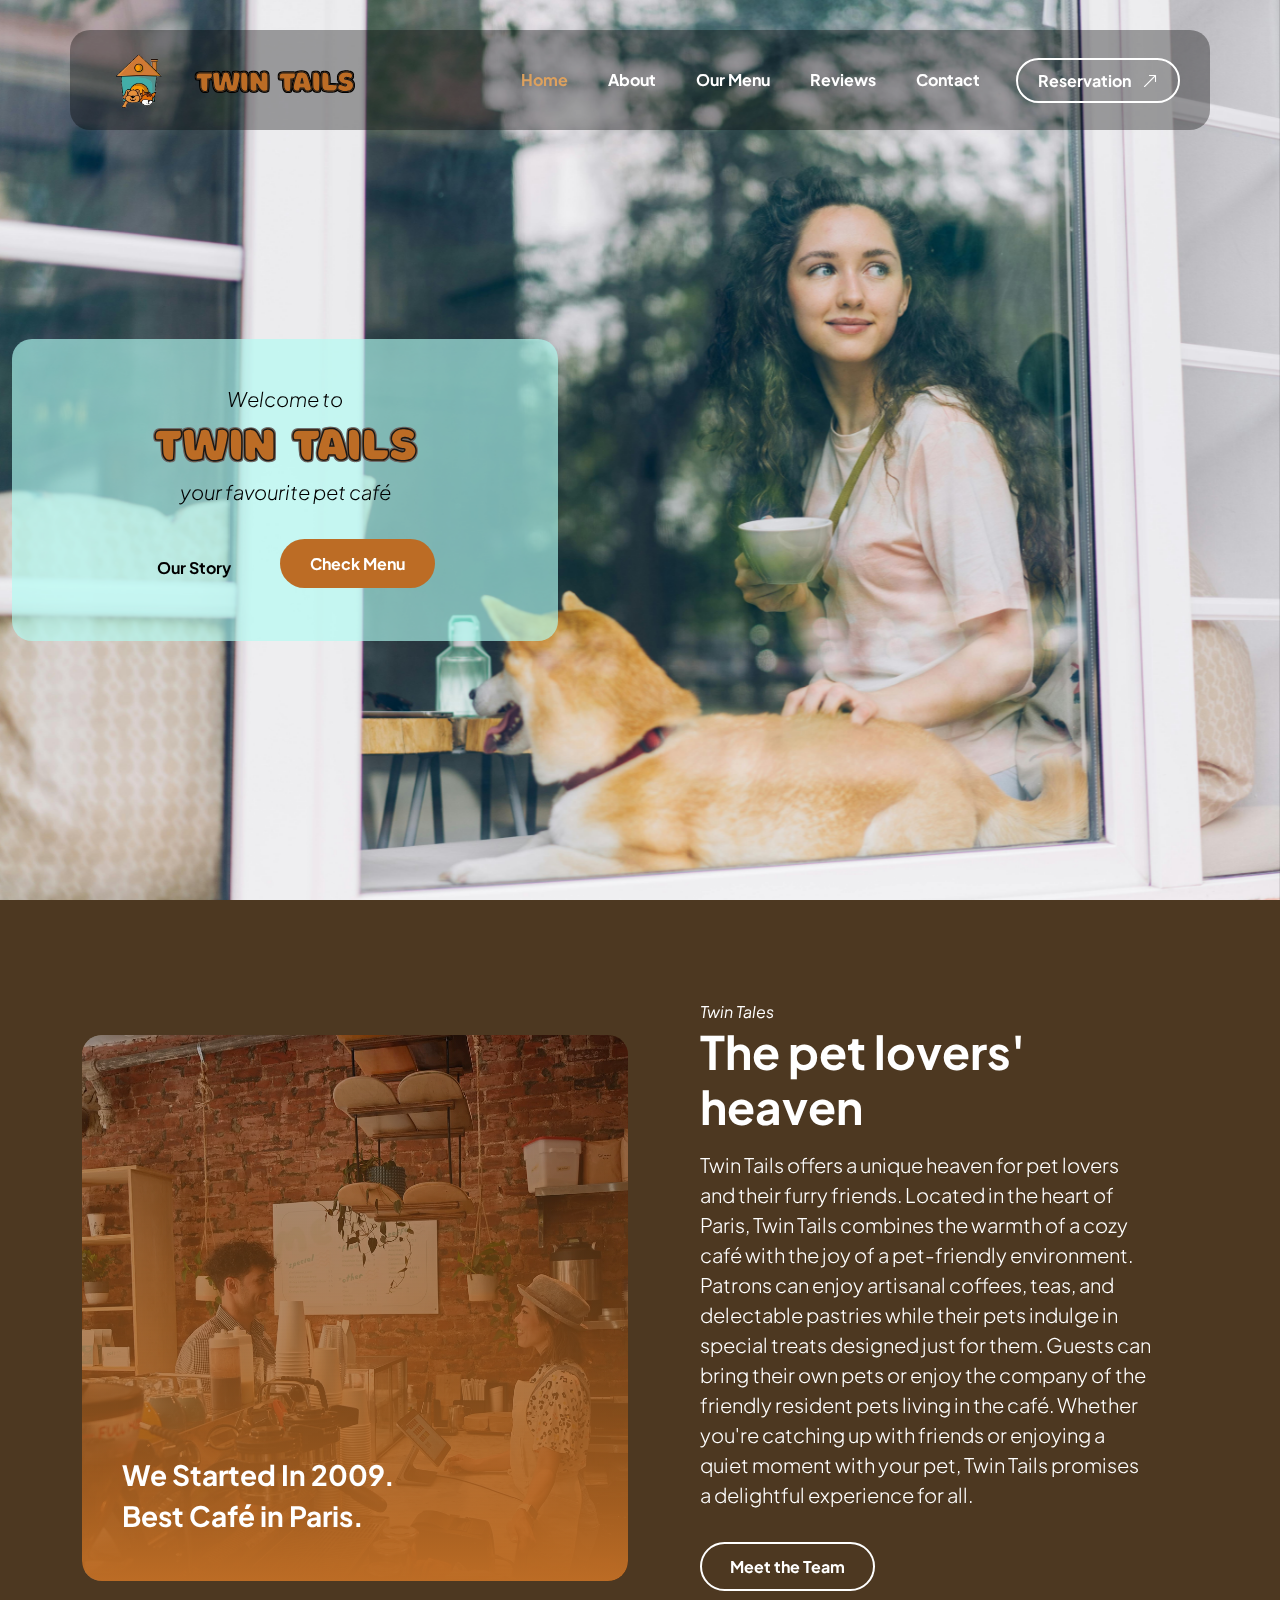
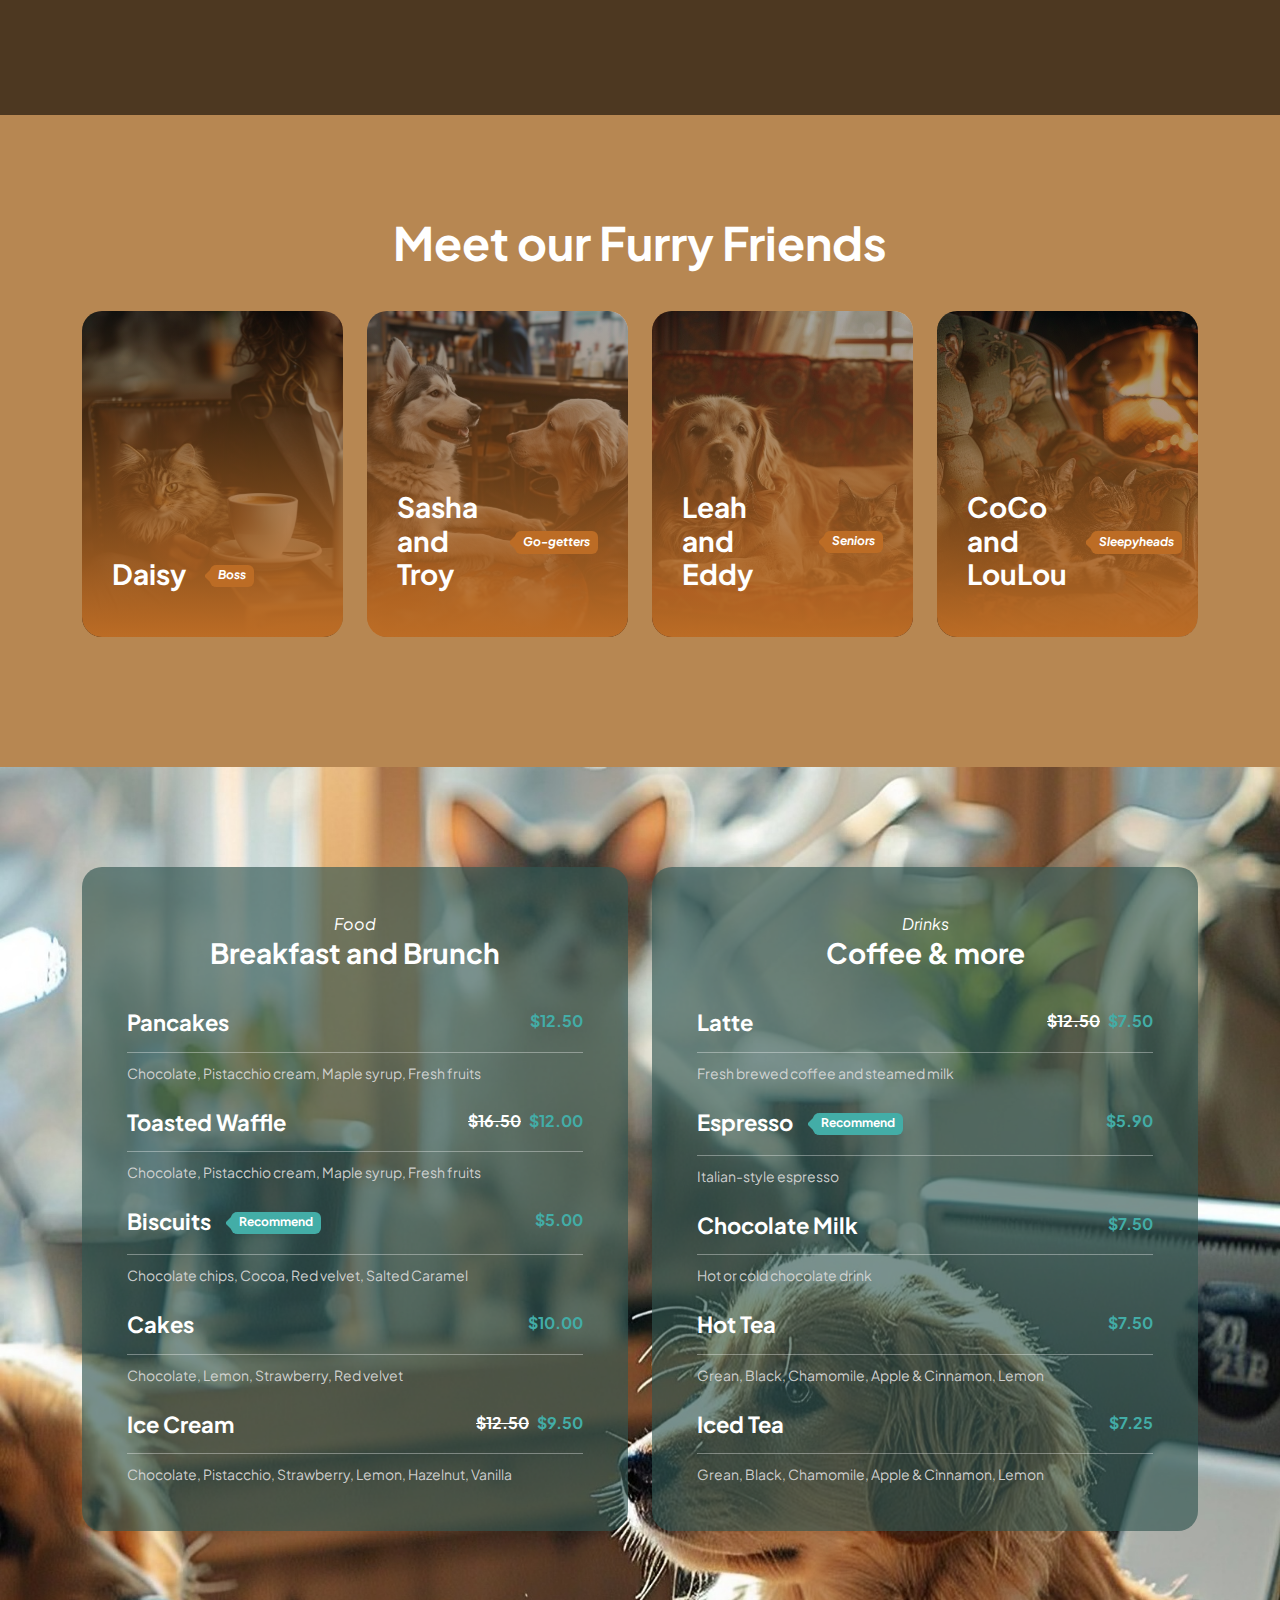
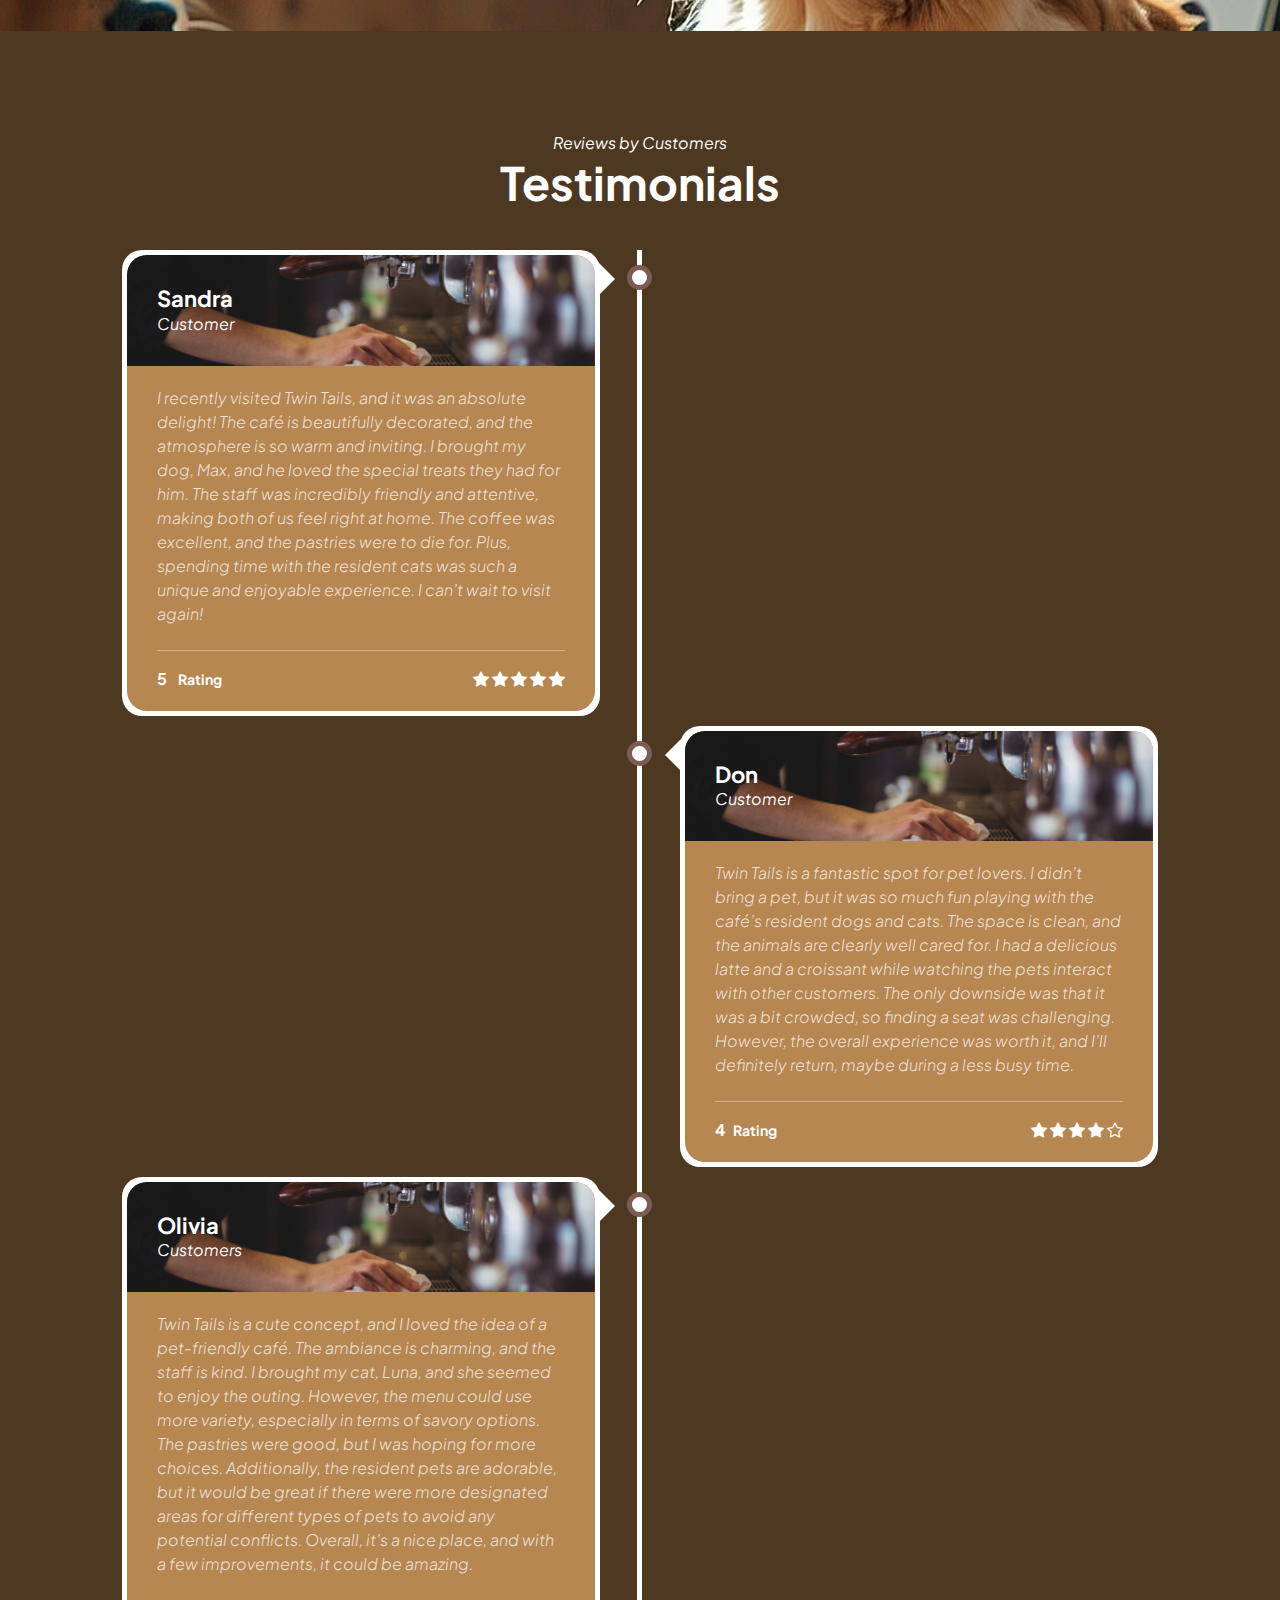
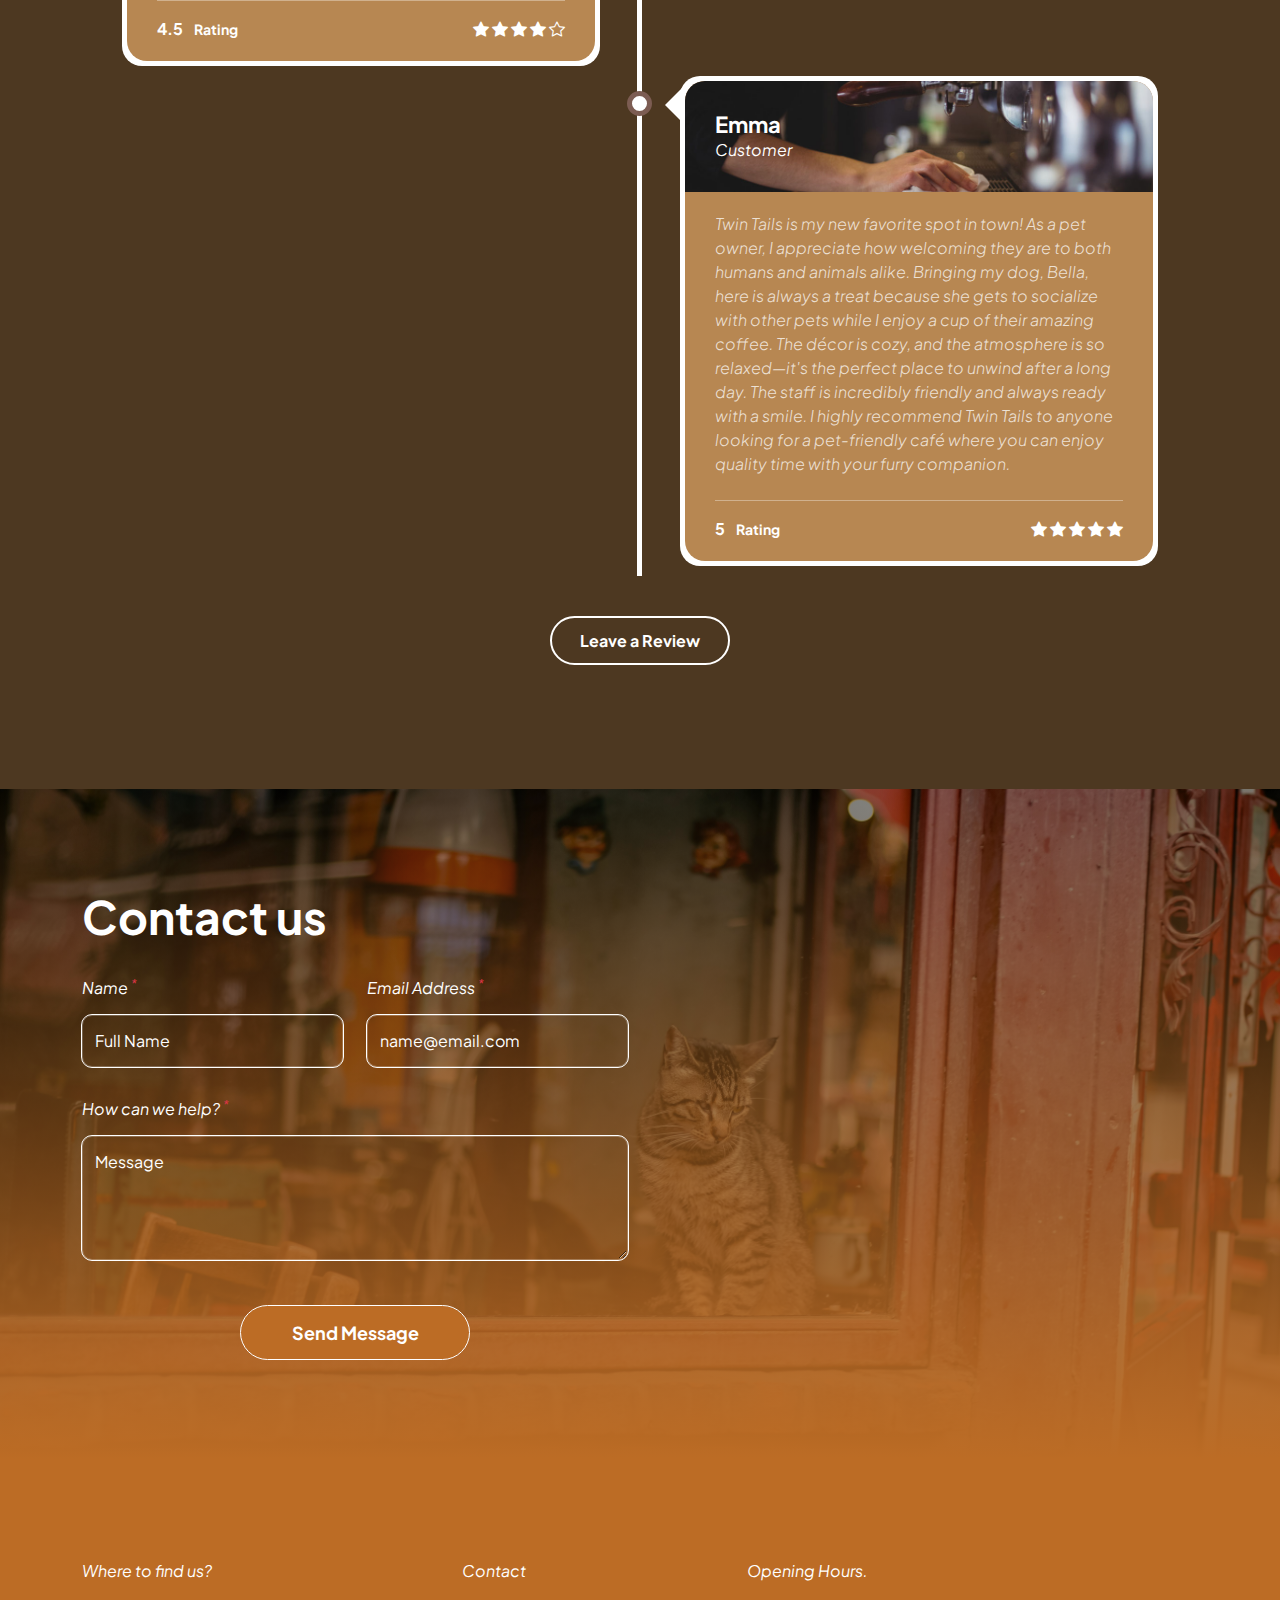
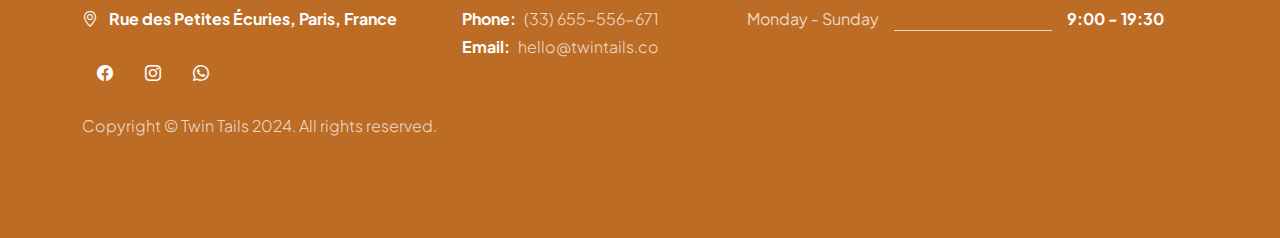
<file: twin_tails/index.html>
<!doctype html>
<html lang="en">
    <head>
        <meta charset="utf-8">
        <meta name="viewport" content="width=device-width, initial-scale=1">

        <meta name="description" content="">
        <meta name="author" content="">

        <title>Twin Tails</title>

        <!-- CSS FILES -->                
        <link rel="preconnect" href="https://fonts.googleapis.com">
        <link rel="preconnect" href="https://fonts.gstatic.com" crossorigin>
        <link href="https://fonts.googleapis.com/css2?family=Plus+Jakarta+Sans:ital,wght@0,200;0,400;0,600;0,700;1,200;1,700&display=swap" rel="stylesheet">           
        <link href="css/bootstrap.min.css" rel="stylesheet">
        <link href="css/bootstrap-icons.css" rel="stylesheet">
        <link href="css/vegas.min.css" rel="stylesheet">
        <link href="css/style.css" rel="stylesheet">
    </head>
    
    <body>     
            <main>
                <nav class="navbar navbar-expand-lg">                
                    <div class="container">
                        <a class="navbar-brand d-flex align-items-center" href="index.html">
                            <img src="images/twin-tails-no-bg.png" class="navbar-brand-image img-fluid" alt="Twin Tails">
                            Twin Tails 
                        </a>
        
                        <button class="navbar-toggler" type="button" data-bs-toggle="collapse" data-bs-target="#navbarNav" aria-controls="navbarNav" aria-expanded="false" aria-label="Toggle navigation">
                            <span class="navbar-toggler-icon"></span>
                        </button>
        
                        <div class="collapse navbar-collapse" id="navbarNav">
                            <ul class="navbar-nav ms-lg-auto">
                                <li class="nav-item">
                                    <a class="nav-link click-scroll" href="#section_1">Home</a>
                                </li>
        
                                <li class="nav-item">
                                    <a class="nav-link click-scroll" href="#section_2">About</a>
                                </li>

                                <li class="nav-item">
                                    <a class="nav-link click-scroll" href="#section_3">Our Menu</a>
                                </li>

                                <li class="nav-item">
                                    <a class="nav-link click-scroll" href="#section_4">Reviews</a>
                                </li>

                                <li class="nav-item">
                                    <a class="nav-link click-scroll" href="#section_5">Contact</a>
                                </li>
                            </ul>

                            <div class="ms-lg-3">
                                <a class="btn custom-btn custom-border-btn" href="reservation.html">
                                    Reservation
                                    <i class="bi-arrow-up-right ms-2"></i>
                                </a>
                            </div>
                        </div>
                    </div>
                </nav>


                <section class="hero-section d-flex align-items-center" id="section_1">
                    
                        <div class="container">
                            <div class="row align-items-left">

                                <div class="col-lg-6 col-12 mx-auto">
                                    <div class="menu-block-wrap header-wrap">
                                    <em class="text-black mb-4 pb-lg-2">Welcome to</em>
                
                                    <h2>Twin Tails</h2>

                                    <p class="text-black mb-4 pb-lg-2">
                                        <em>your favourite pet café</em>
                                    </p>

                                    <a class="btn custom-btn custom-border-btn smoothscroll me-3" href="#section_2">
                                        Our Story
                                    </a>

                                    <a class="btn custom-btn smoothscroll me-2 mb-2" href="#section_3"><strong>Check Menu</strong></a>
                                </div>
                                </div>
                            </div>
                        
                        </div>

                    <div class="hero-slides"></div>
                </section>


                <section class="about-section section-padding" id="section_2">
                    <div class="section-overlay"></div>
                    <div class="container">
                        <div class="row align-items-center">

                            <div class="col-lg-6 col-12">
                                <div class="ratio ratio-1x1">
                                    <video autoplay="" loop="" muted="" class="custom-video" poster="">
                                        <source src="videos/pexels-mike-jones-9046237.mp4" type="video/mp4">

                                        Your browser does not support the video tag.
                                    </video>

                                    <div class="about-video-info d-flex flex-column">
                                        <h4 class="mt-auto">We Started In 2009.</h4>

                                        <h4>Best Café in Paris.</h4>
                                    </div>
                                </div>
                            </div>

                            <div class="col-lg-5 col-12 mt-4 mt-lg-0 mx-auto">
                                <em class="text-white">Twin Tales</em>

                                <h2 class="text-white mb-3">The pet lovers' heaven</h2>

                                <p class="text-white">Twin Tails offers a unique heaven for pet lovers and their 
                                    furry friends. Located in the heart of Paris, Twin Tails combines the warmth of a cozy café with the 
                                    joy of a pet-friendly environment. Patrons can enjoy artisanal coffees, teas, and delectable pastries 
                                    while their pets indulge in special treats designed just for them. Guests can bring their own pets or 
                                    enjoy the company of the friendly resident pets living in the café. Whether you're catching up with 
                                    friends or enjoying a quiet moment with your pet, Twin Tails promises a delightful experience for all.</p>
                                <a href="#barista-team" class="smoothscroll btn custom-btn custom-border-btn mt-3 mb-4">Meet the Team</a>
                            </div>

                        </div>
                    </div>
                </section>


                <section class="barista-section section-padding section-bg" id="barista-team">
                    <div class="container">
                        <div class="row justify-content-center">

                            <div class="col-lg-12 col-12 text-center mb-4 pb-lg-2">

                                <h2 class="text-white">Meet our Furry Friends</h2>
                            </div>

                            <div class="col-lg-3 col-md-6 col-12 mb-4">
                                <a href="daisy.html">
                                <div class="team-block-wrap">
                                    <div class="team-block-info d-flex flex-column">
                                        <div class="d-flex mt-auto mb-3">
                                            <h4 class="text-white mb-0">Daisy</h4>

                                            <p class="badge ms-4"><em>Boss</em></p>
                                        </div>

                                    </div>

                                    <div class="team-block-image-wrap">
                                        <img src="images/team/Daisy.jpg" class="team-block-image img-fluid" alt="">
                                    </div>
                                </div>
                                </a>
                            </div>

                            <div class="col-lg-3 col-md-6 col-12 mb-4">
                                <a href="sasha-and-troy.html">
                                <div class="team-block-wrap">
                                    <div class="team-block-info d-flex flex-column">
                                        <div class="d-flex mt-auto mb-3">
                                            <h4 class="text-white mb-0">Sasha and Troy</h4>

                                            <p class="badge ms-4"><em>Go-getters</em></p>
                                        </div>

                                    </div>

                                    <div class="team-block-image-wrap">
                                        <img src="images/team/Sasha-Troy.jpg" class="team-block-image img-fluid" alt="">
                                    </div>
                                </div>
                                </a>
                            </div>

                            <div class="col-lg-3 col-md-6 col-12 mb-4">
                                <a href="leah-and-eddy.html">
                                <div class="team-block-wrap">
                                    <div class="team-block-info d-flex flex-column">
                                        <div class="d-flex mt-auto mb-3">
                                            <h4 class="text-white mb-0">Leah and Eddy</h4>

                                            <p class="badge ms-4"><em>Seniors</em></p>
                                        </div>

                                    </div>

                                    <div class="team-block-image-wrap">
                                        <img src="images/team/Eddy-Leah.jpg" class="team-block-image img-fluid" alt="">
                                    </div>
                                </div>
                                </a>
                            </div>

                            <div class="col-lg-3 col-md-6 col-12">
                                <a href="coco-and-loulou.html">
                                <div class="team-block-wrap">
                                    <div class="team-block-info d-flex flex-column">
                                        <div class="d-flex mt-auto mb-3">
                                            <h4 class="text-white mb-0">CoCo and LouLou</h4>

                                            <p class="badge ms-4"><em>Sleepyheads</em></p>
                                        </div>

                                        
                                    </div>

                                    <div class="team-block-image-wrap">
                                        <img src="images/team/CoCo-LouLou.jpg" class="team-block-image img-fluid" alt="">
                                    </div>
                                </div>
                                </a>
                            </div>

                        </div>
                    </div>
                </section>


                <section class="menu-section section-padding" id="section_3">
                    <div class="container">
                        <div class="row">

                            <div class="col-lg-6 col-12 mb-4 mb-lg-0">
                                <div class="menu-block-wrap">
                                    <div class="text-center mb-4 pb-lg-2">
                                        <em class="text-white">Food</em>
                                        <h4 class="text-white">Breakfast and Brunch</h4>
                                    </div>

                                    <div class="menu-block">
                                        <div class="d-flex">
                                            <h6>Pancakes</h6>
                                        
                                            <span class="underline"></span>

                                            <strong class="ms-auto">$12.50</strong>
                                        </div>

                                        <div class="border-top mt-2 pt-2">
                                            <small>Chocolate, Pistacchio cream, Maple syrup, Fresh fruits</small>
                                        </div>
                                    </div>

                                    <div class="menu-block my-4">
                                        <div class="d-flex">
                                            <h6>
                                                Toasted Waffle
                                            </h6>
                                        
                                            <span class="underline"></span>

                                            <strong class="text-white ms-auto"><del>$16.50</del></strong>

                                            <strong class="ms-2">$12.00</strong>
                                        </div>

                                        <div class="border-top mt-2 pt-2">
                                            <small>Chocolate, Pistacchio cream, Maple syrup, Fresh fruits</small>
                                        </div>
                                    </div>

                                    <div class="menu-block">
                                        <div class="d-flex">
                                            <h6>Biscuits
                                                <span class="badge ms-3">Recommend</span>
                                            </h6>
                                        
                                            <span class="underline"></span>

                                            <strong class="ms-auto">$5.00</strong>
                                        </div>

                                        <div class="border-top mt-2 pt-2">
                                            <small>Chocolate chips, Cocoa, Red velvet, Salted Caramel</small>
                                        </div>
                                    </div>

                                    <div class="menu-block my-4">
                                        <div class="d-flex">
                                            <h6>Cakes</h6>
                                        
                                            <span class="underline"></span>

                                            <strong class="ms-auto">$10.00</strong>
                                        </div>

                                        <div class="border-top mt-2 pt-2">
                                            <small>Chocolate, Lemon, Strawberry, Red velvet</small>
                                        </div>
                                    </div>

                                    <div class="menu-block">
                                        <div class="d-flex">
                                            <h6>Ice Cream</h6>
                                        
                                            <span class="underline"></span>

                                            <strong class="text-white ms-auto"><del>$12.50</del></strong>
                                            <strong class="ms-2">$9.50</strong>
                                        </div>

                                        <div class="border-top mt-2 pt-2">
                                            <small>Chocolate, Pistacchio, Strawberry, Lemon, Hazelnut, Vanilla</small>
                                        </div>
                                    </div>
                                </div>
                            </div>

                            <div class="col-lg-6 col-12">
                                <div class="menu-block-wrap">
                                    <div class="text-center mb-4 pb-lg-2">
                                        <em class="text-white">Drinks</em>
                                        <h4 class="text-white">Coffee & more </h4>
                                    </div>

                                    <div class="menu-block">
                                        <div class="d-flex">
                                            <h6>Latte</h6>
                                        
                                            <span class="underline"></span>

                                            <strong class="text-white ms-auto"><del>$12.50</del></strong>

                                            <strong class="ms-2">$7.50</strong>
                                        </div>

                                        <div class="border-top mt-2 pt-2">
                                            <small>Fresh brewed coffee and steamed milk</small>
                                        </div>
                                    </div>

                                    <div class="menu-block my-4">
                                        <div class="d-flex">
                                            <h6>
                                                Espresso
                                                <span class="badge ms-3">Recommend</span>
                                            </h6>
                                        
                                            <span class="underline"></span>

                                            <strong class="ms-auto">$5.90</strong>
                                        </div>

                                        <div class="border-top mt-2 pt-2">
                                            <small>Italian-style espresso</small>
                                        </div>
                                    </div>

                                    <div class="menu-block">
                                        <div class="d-flex">
                                            <h6>Chocolate Milk</h6>
                                        
                                            <span class="underline"></span>

                                            <strong class="ms-auto">$7.50</strong>
                                        </div>

                                        <div class="border-top mt-2 pt-2">
                                            <small>Hot or cold chocolate drink</small>
                                        </div>
                                    </div>

                                    <div class="menu-block my-4">
                                        <div class="d-flex">
                                            <h6>Hot Tea</h6>
                                        
                                            <span class="underline"></span>

                                            <strong class="ms-auto">$7.50</strong>
                                        </div>

                                        <div class="border-top mt-2 pt-2">
                                            <small>Grean, Black, Chamomile, Apple & Cinnamon, Lemon</small>
                                        </div>
                                    </div>

                                    <div class="menu-block">
                                        <div class="d-flex">
                                            <h6>Iced Tea</h6>
                                        
                                            <span class="underline"></span>

                                            <strong class="ms-auto">$7.25</strong>
                                        </div>

                                        <div class="border-top mt-2 pt-2">
                                            <small>Grean, Black, Chamomile, Apple & Cinnamon, Lemon</small>
                                        </div>
                                    </div>
                                </div>
                            </div>

                        </div>
                    </div>
                </section>


                <section class="reviews-section section-padding section-bg" id="section_4">
                    <div class="container">
                        <div class="row justify-content-center">

                            <div class="col-lg-12 col-12 text-center mb-4 pb-lg-2">
                                <em class="text-white">Reviews by Customers</em>

                                <h2 class="text-white">Testimonials</h2>
                            </div>

                            <div class="timeline">
                                <div class="timeline-container timeline-container-left">
                                    <div class="timeline-content">
                                        <div class="reviews-block">
                                            <div class="reviews-block-image-wrap d-flex align-items-center">
                                                <div class="">
                                                    <h6 class="text-white mb-0">Sandra</h6>
                                                    <em class="text-white"> Customer</em>
                                                </div>
                                            </div>

                                            <div class="reviews-block-info">
                                                <p>I recently visited Twin Tails, and it was an absolute delight! The café is beautifully 
                                                    decorated, and the atmosphere is so warm and inviting. I brought my dog, Max, and he loved 
                                                    the special treats they had for him. The staff was incredibly friendly and attentive, making 
                                                    both of us feel right at home. The coffee was excellent, and the pastries were to die for. 
                                                    Plus, spending time with the resident cats was such a unique and enjoyable experience. I can’t
                                                    wait to visit again!</p>

                                                <div class="d-flex border-top pt-3 mt-4">
                                                    <strong class="text-white"> 5 <small class="ms-2">Rating</small></strong>

                                                    <div class="reviews-group ms-auto">
                                                        <i class="bi-star-fill"></i>
                                                        <i class="bi-star-fill"></i>
                                                        <i class="bi-star-fill"></i>
                                                        <i class="bi-star-fill"></i>
                                                        <i class="bi-star-fill"></i>
                                                    </div>
                                                </div>
                                            </div>
                                        </div>
                                    </div>
                                </div>

                                <div class="timeline-container timeline-container-right">
                                    <div class="timeline-content">
                                        <div class="reviews-block">
                                            <div class="reviews-block-image-wrap d-flex align-items-center">

                                                <div class="">
                                                    <h6 class="text-white mb-0">Don</h6>
                                                    <em class="text-white"> Customer</em>
                                                </div>
                                            </div>

                                            <div class="reviews-block-info">
                                                <p>Twin Tails is a fantastic spot for pet lovers. I didn’t bring a pet, but it was so much 
                                                    fun playing with the café’s resident dogs and cats. The space is clean, and the animals 
                                                    are clearly well cared for. I had a delicious latte and a croissant while watching the 
                                                    pets interact with other customers. The only downside was that it was a bit crowded, so 
                                                    finding a seat was challenging. However, the overall experience was worth it, and I’ll 
                                                    definitely return, maybe during a less busy time.</p>

                                                <div class="d-flex border-top pt-3 mt-4">
                                                    <strong class="text-white">4<small class="ms-2">Rating</small></strong>

                                                    <div class="reviews-group ms-auto">
                                                        <i class="bi-star-fill"></i>
                                                        <i class="bi-star-fill"></i>
                                                        <i class="bi-star-fill"></i>
                                                        <i class="bi-star-fill"></i>
                                                        <i class="bi-star"></i>
                                                    </div>
                                                </div>
                                            </div>
                                        </div>
                                    </div>
                                </div>

                                <div class="timeline-container timeline-container-left">
                                    <div class="timeline-content">
                                        <div class="reviews-block">
                                            <div class="reviews-block-image-wrap d-flex align-items-center">

                                                <div class="">
                                                    <h6 class="text-white mb-0">Olivia</h6>
                                                    <em class="text-white"> Customers</em>
                                                </div>
                                            </div>

                                            <div class="reviews-block-info">
                                                <p>Twin Tails is a cute concept, and I loved the idea of a pet-friendly café. The ambiance is charming, 
                                                    and the staff is kind. I brought my cat, Luna, and she seemed to enjoy the outing. However, the menu 
                                                    could use more variety, especially in terms of savory options. The pastries were good, but I was hoping 
                                                    for more choices. Additionally, the resident pets are adorable, but it would be great if there were more 
                                                    designated areas for different types of pets to avoid any potential conflicts. Overall, it’s a nice place, 
                                                    and with a few improvements, it could be amazing.</p>

                                                <div class="d-flex border-top pt-3 mt-4">
                                                    <strong class="text-white">4.5 <small class="ms-2">Rating</small></strong>

                                                    <div class="reviews-group ms-auto">
                                                        <i class="bi-star-fill"></i>
                                                        <i class="bi-star-fill"></i>
                                                        <i class="bi-star-fill"></i>
                                                        <i class="bi-star-fill"></i>
                                                        <i class="bi-star"></i>
                                                    </div>
                                                </div>
                                            </div>
                                        </div>
                                    </div>
                                </div>
                                <div class="timeline-container timeline-container-right">
                                    <div class="timeline-content">
                                        <div class="reviews-block">
                                            <div class="reviews-block-image-wrap d-flex align-items-center">

                                                <div class="">
                                                    <h6 class="text-white mb-0">Emma</h6>
                                                    <em class="text-white"> Customer</em>
                                                </div>
                                            </div>

                                            <div class="reviews-block-info">
                                                <p>Twin Tails is my new favorite spot in town! As a pet owner, I appreciate how welcoming 
                                                    they are to both humans and animals alike. Bringing my dog, Bella, here is always a 
                                                    treat because she gets to socialize with other pets while I enjoy a cup of their 
                                                    amazing coffee. The décor is cozy, and the atmosphere is so relaxed—it's the perfect 
                                                    place to unwind after a long day. The staff is incredibly friendly and always ready 
                                                    with a smile. I highly recommend Twin Tails to anyone looking for a pet-friendly café 
                                                    where you can enjoy quality time with your furry companion.</p>

                                                <div class="d-flex border-top pt-3 mt-4">
                                                    <strong class="text-white">5 <small class="ms-2">Rating</small></strong>

                                                    <div class="reviews-group ms-auto">
                                                        <i class="bi-star-fill"></i>
                                                        <i class="bi-star-fill"></i>
                                                        <i class="bi-star-fill"></i>
                                                        <i class="bi-star-fill"></i>
                                                        <i class="bi-star-fill"></i>
                                                    </div>
                                                </div>
                                            </div>
                                        </div>
                                    </div>
                                </div>
                            </div>
                            <div class="col-lg-12 col-6 mt-4  mx-auto d-flex justify-content-center">
                                <a href="review.html" class="smoothscroll btn custom-btn custom-border-btn mt-3 mb-4">Leave a Review</a>
                            </div>
                        </div>    
                    </div>
                </section>


                <section class="contact-section section-padding" id="section_5">
                    <div class="container">
                        <div class="row">   

                            <div class="col-lg-12 col-12">
                                <h2 class="text-white mb-4 pb-lg-2">Contact us</h2>
                            </div>

                            <div class="col-lg-6 col-12">
                                <form action="#" method="post" class="custom-form contact-form" role="form">

                                <div class="row">
                                    
                                    <div class="col-lg-6 col-12">
                                        <label for="name" class="form-label">Name <sup class="text-danger">*</sup></label>

                                        <input type="text" name="name" id="name" class="form-control" placeholder="Full Name" required="">
                                    </div>

                                    <div class="col-lg-6 col-12">
                                        <label for="email" class="form-label">Email Address <sup class="text-danger">*</sup></label>

                                        <input type="email" name="email" id="email" pattern="[^ @]*@[^ @]*" class="form-control" placeholder="name@email.com" required="">
                                    </div>

                                    <div class="col-12">
                                        <label for="message" class="form-label">How can we help? <sup class="text-danger">*</sup> </label>

                                        <textarea name="message" rows="4" class="form-control" id="message" placeholder="Message" required=""></textarea>
                                        
                                    </div>
                                </div>

                                <div class="col-lg-5 col-12 mx-auto mt-3">
                                    <button type="submit" class="form-control">Send Message</button>
                                </div>
                            </form>
                            </div>

                            <div class="col-lg-4 col-12 mx-auto mt-5 mt-lg-0 ps-lg-5">
                                <iframe class="google-map" src="https://www.google.com/maps/embed?pb=!1m10!1m8!1m3!1d26457.917999209873!2d2.346369744086041!3d48.85901504602307!3m2!1i1024!2i768!4f13.1!5e0!3m2!1sen!2s!4v1718903914525!5m2!1sen!2s" width="400" height="350" style="border:0;" allowfullscreen="" loading="lazy" referrerpolicy="no-referrer-when-downgrade"></iframe>  
                            </div>

                        </div>
                    </div>
                </section>


                <footer class="site-footer">
                    <div class="container">
                        <div class="row">

                            <div class="col-lg-4 col-12 me-auto">
                                <em class="text-white d-block mb-4">Where to find us?</em>

                                <strong class="text-white">
                                    <i class="bi-geo-alt me-2"></i>
                                    <a href="https://www.google.com/maps/@48.8738008,2.3514152,13z?entry=ttu" class="address">
                                        <strong class="text-white">Rue des Petites Écuries, Paris, France</strong></a>
                                </strong>

                                <ul class="social-icon mt-4">
                                    <li class="social-icon-item">
                                        <a href="#" class="social-icon-link bi-facebook">
                                        </a>
                                    </li>
        
                                    <li class="social-icon-item">
                                        <a href="#" target="_new" class="social-icon-link bi-instagram">
                                        </a>
                                    </li>

                                    <li class="social-icon-item">
                                        <a href="#" class="social-icon-link bi-whatsapp">
                                        </a>
                                    </li>
                                </ul>
                            </div>

                            <div class="col-lg-3 col-12 mt-4 mb-3 mt-lg-0 mb-lg-0">
                                <a href="#section_5"><em class="text-white d-block mb-4">Contact</em></a>

                                <p class="d-flex mb-1">
                                    <strong class="me-2">Phone:</strong>
                                    <a href="tel: +33-655-556-671" class="site-footer-link">
                                        (33) 
                                        655-556-671
                                    </a>
                                </p>

                                <p class="d-flex">
                                    <strong class="me-2">Email:</strong>

                                    <a href="mailto:hello@twintails.com" class="site-footer-link">
                                        hello@twintails.co
                                    </a>
                                </p>
                            </div>


                            <div class="col-lg-5 col-12">
                                <em class="text-white d-block mb-4">Opening Hours.</em>

                                <ul class="opening-hours-list">
                                    <li class="d-flex">
                                        Monday - Sunday
                                        <span class="underline"></span>

                                        <strong>9:00 - 19:30</strong>
                                    </li>

                                </ul>
                            </div>

                            <div class="col-lg-8 col-12 mt-4">
                                <p class="copyright-text mb-0">Copyright © Twin Tails 2024.  All rights reserved.</p>
                            </div>
                    </div>
                </footer>
            </main>

        <!-- JAVASCRIPT FILES -->
        <script src="js/jquery.min.js"></script>
        <script src="js/bootstrap.min.js"></script>
        <script src="js/jquery.sticky.js"></script>
        <script src="js/click-scroll.js"></script>
        <script src="js/vegas.min.js"></script>
        <script src="js/custom.js"></script>

    </body>
</html>
</file>
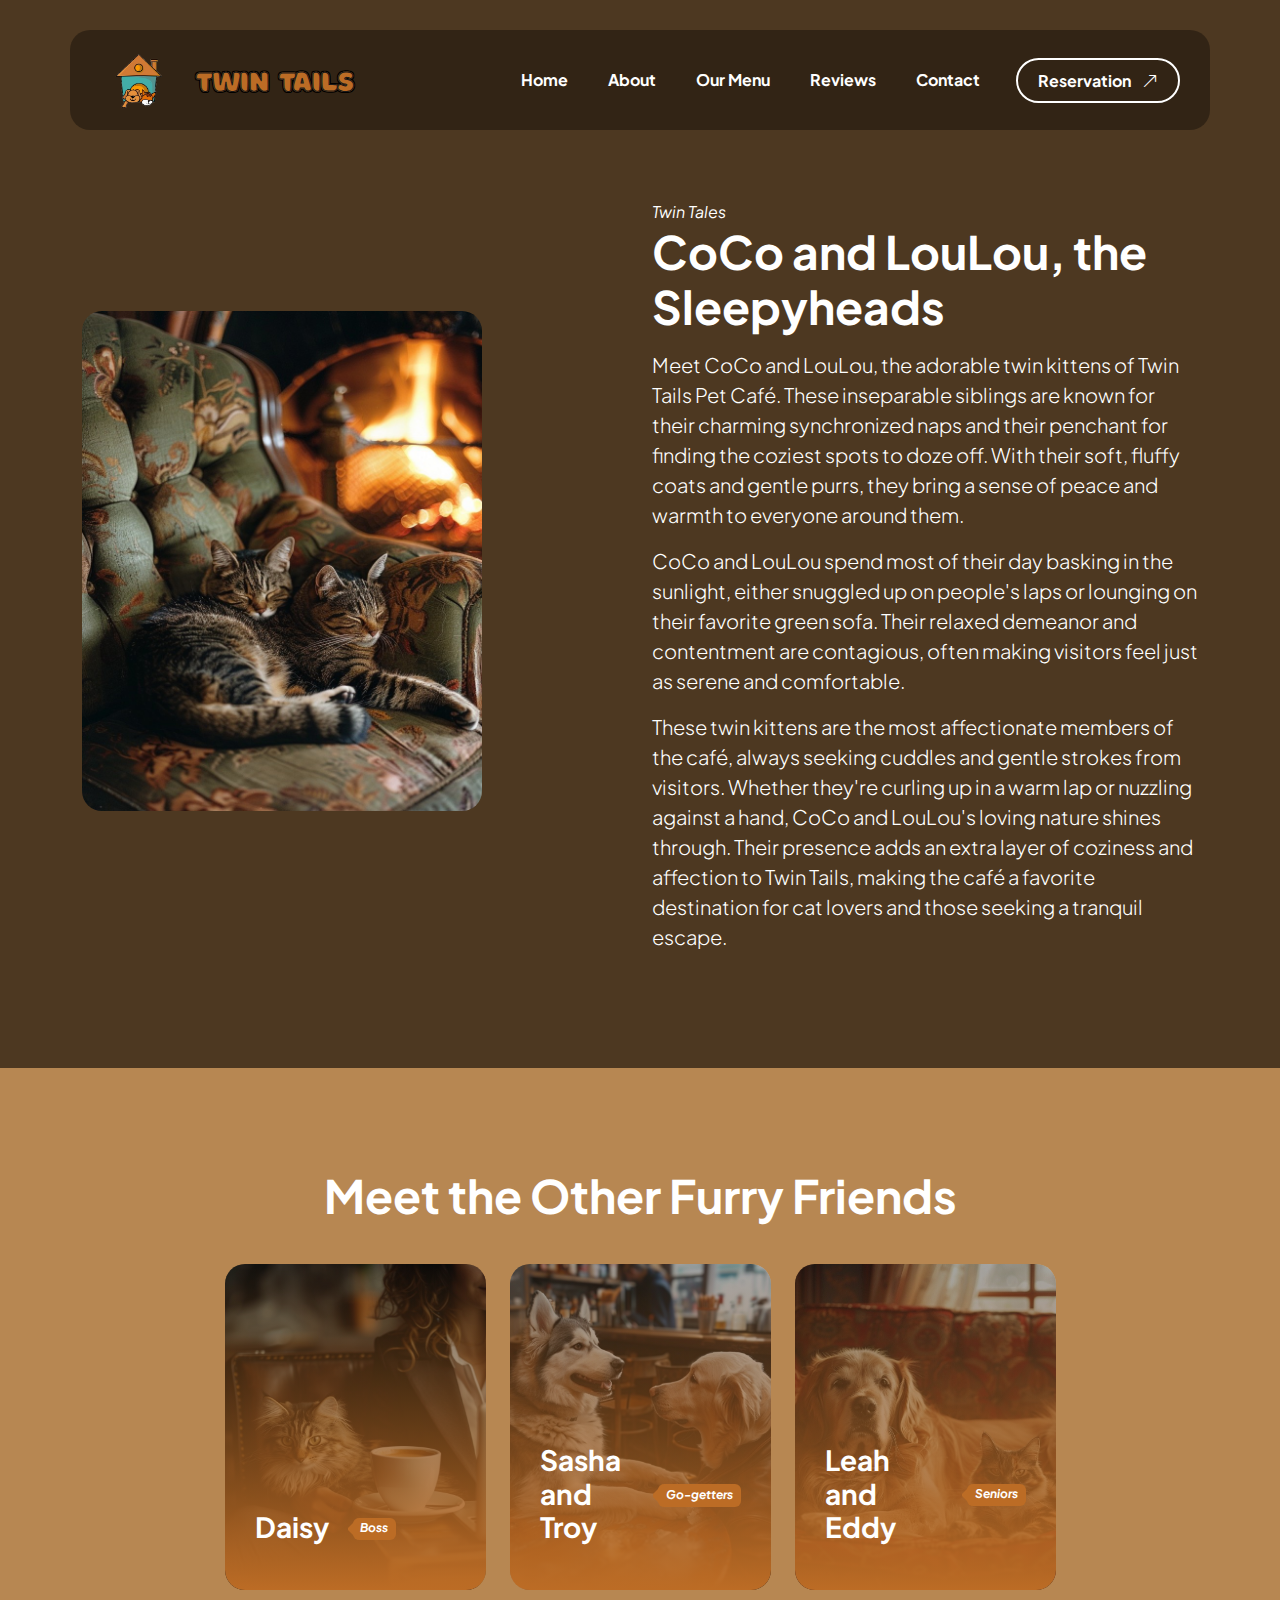
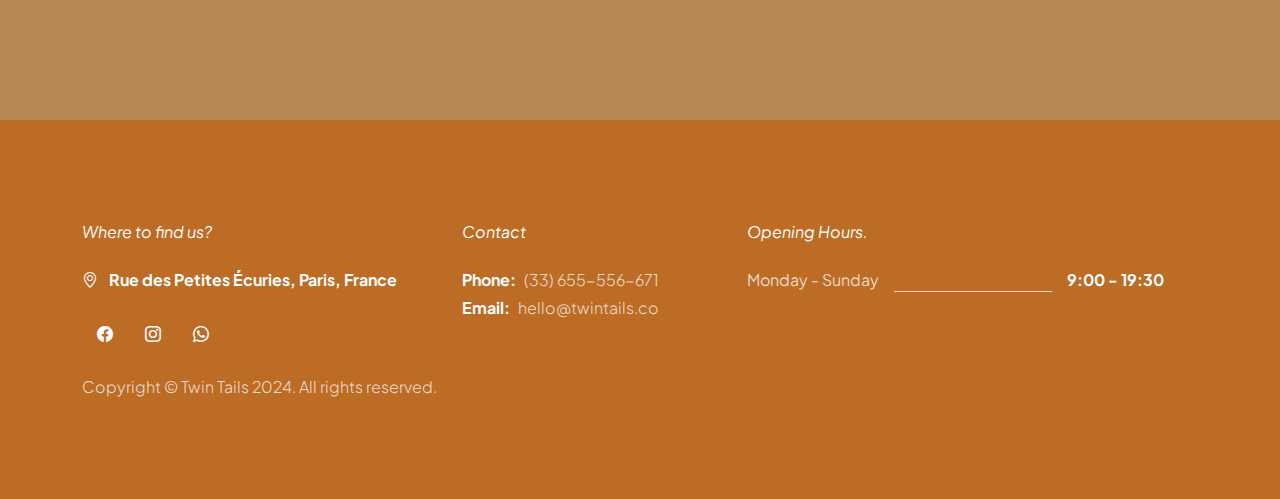
<file: twin_tails/coco-and-loulou.html>
<!doctype html>
<html lang="en">
    <head>
        <meta charset="utf-8">
        <meta name="viewport" content="width=device-width, initial-scale=1">

        <meta name="description" content="">
        <meta name="author" content="">

        <title>CoCo & LouLou</title>

        <!-- CSS FILES -->                
        <link rel="preconnect" href="https://fonts.googleapis.com">
        <link rel="preconnect" href="https://fonts.gstatic.com" crossorigin>
        <link href="https://fonts.googleapis.com/css2?family=Plus+Jakarta+Sans:ital,wght@0,200;0,400;0,600;0,700;1,200;1,700&display=swap" rel="stylesheet">    
        <link href="css/bootstrap.min.css" rel="stylesheet">
        <link href="css/bootstrap-icons.css" rel="stylesheet">
        <link href="css/vegas.min.css" rel="stylesheet">
        <link href="css/style.css" rel="stylesheet">
    </head>
    
    <body class="pets">
                
            <main>
                <nav class="navbar navbar-expand-lg">                
                    <div class="container">
                        <a class="navbar-brand d-flex align-items-center" href="index.html">
                            <img src="images/twin-tails-no-bg.png" class="navbar-brand-image img-fluid" alt="">
                            Twin Tails
                        </a>
        
                        <button class="navbar-toggler" type="button" data-bs-toggle="collapse" data-bs-target="#navbarNav" aria-controls="navbarNav" aria-expanded="false" aria-label="Toggle navigation">
                            <span class="navbar-toggler-icon"></span>
                        </button>
        
                        <div class="collapse navbar-collapse" id="navbarNav">
                            <ul class="navbar-nav ms-lg-auto">
                                <li class="nav-item">
                                    <a class="nav-link" href="index.html#section_1">Home</a>
                                </li>
        
                                <li class="nav-item">
                                    <a class="nav-link" href="index.html#section_2">About</a>
                                </li>

                                <li class="nav-item">
                                    <a class="nav-link" href="index.html#section_3">Our Menu</a>
                                </li>

                                <li class="nav-item">
                                    <a class="nav-link" href="index.html#section_4">Reviews</a>
                                </li>

                                <li class="nav-item">
                                    <a class="nav-link" href="index.html#section_5">Contact</a>
                                </li>
                            </ul>

                            <div class="ms-lg-3">
                                <a class="btn custom-btn custom-border-btn" href="reservation.html">
                                    Reservation
                                    <i class="bi-arrow-up-right ms-2"></i>
                                </a>
                            </div>
                        </div>
                    </div>
                </nav>
                
                <section class="pets-section section-padding">
                    <div class="section-overlay"></div>
                    <div class="container">
                        <div class="row align-items-center">

                            <div class="col-lg-6 col-12">
                                <div class="ratio ratio-1x1">
                                    <img src="images/pets/CoCo-LouLou.jpg" alt="CoCo and LouLou, the Sleepyheads">
                                </div>
                            </div>

                            <div class="col-lg-6 col-11 mt-5 mt-lg-0 mx-auto ">
                                <em class="text-white">Twin Tales</em>

                                <h2 class="text-white mb-3">CoCo and LouLou, the Sleepyheads</h2>

                                <p class="text-white">
                                    Meet CoCo and LouLou, the adorable twin kittens of Twin Tails Pet Café. These 
                                    inseparable siblings are known for their charming synchronized naps and their 
                                    penchant for finding the coziest spots to doze off. With their soft, fluffy coats 
                                    and gentle purrs, they bring a sense of peace and warmth to everyone around them.
                                </p>
                                <p class="text-white">
                                    CoCo and LouLou spend most of their day basking in the sunlight, either snuggled 
                                    up on people's laps or lounging on their favorite green sofa. Their relaxed demeanor 
                                    and contentment are contagious, often making visitors feel just as serene and comfortable.
                                </p>
                                <p class="text-white">
                                    These twin kittens are the most affectionate members of the café, always seeking 
                                    cuddles and gentle strokes from visitors. Whether they're curling up in a warm lap 
                                    or nuzzling against a hand, CoCo and LouLou's loving nature shines through. Their 
                                    presence adds an extra layer of coziness and affection to Twin Tails, making the 
                                    café a favorite destination for cat lovers and those seeking a tranquil escape.
                                </p>
                            </div>
                        </div>
                    </div>
                </section>

                <section class="barista-section section-padding section-bg" id="barista-team">
                    <div class="container">
                        <div class="row justify-content-center">

                            <div class="col-lg-12 col-12 text-center mb-4 pb-lg-2">

                                <h2 class="text-white">Meet the Other Furry Friends</h2>
                            </div>

                            <div class="col-lg-3 col-md-6 col-12 mb-4">
                                <a href="daisy.html">
                                <div class="team-block-wrap">
                                    <div class="team-block-info d-flex flex-column">
                                        <div class="d-flex mt-auto mb-3">
                                            <h4 class="text-white mb-0">Daisy</h4>

                                            <p class="badge ms-4"><em>Boss</em></p>
                                        </div>

                                    </div>

                                    <div class="team-block-image-wrap">
                                        <img src="images/team/Daisy.jpg" class="team-block-image img-fluid" alt="">
                                    </div>
                                </div>
                                </a>
                            </div>

                            <div class="col-lg-3 col-md-6 col-12 mb-4">
                                <a href="sasha-and-troy.html">
                                <div class="team-block-wrap">
                                    <div class="team-block-info d-flex flex-column">
                                        <div class="d-flex mt-auto mb-3">
                                            <h4 class="text-white mb-0">Sasha and Troy</h4>

                                            <p class="badge ms-4"><em>Go-getters</em></p>
                                        </div>

                                    </div>

                                    <div class="team-block-image-wrap">
                                        <img src="images/team/Sasha-Troy.jpg" class="team-block-image img-fluid" alt="">
                                    </div>
                                </div>
                                </a>
                            </div>

                            <div class="col-lg-3 col-md-6 col-12 mb-4">
                                <a href="leah-and-eddy.html">
                                <div class="team-block-wrap">
                                    <div class="team-block-info d-flex flex-column">
                                        <div class="d-flex mt-auto mb-3">
                                            <h4 class="text-white mb-0">Leah and Eddy</h4>

                                            <p class="badge ms-4"><em>Seniors</em></p>
                                        </div>

                                    </div>

                                    <div class="team-block-image-wrap">
                                        <img src="images/team/Eddy-Leah.jpg" class="team-block-image img-fluid" alt="">
                                    </div>                
                                </div>
                                </a>
                            </div>
                        </div>
                    </div>
                </section>

                <footer class="site-footer">
                    <div class="container">
                        <div class="row">

                            <div class="col-lg-4 col-12 me-auto">
                                <em class="text-white d-block mb-4">Where to find us?</em>

                                <strong class="text-white">
                                    <i class="bi-geo-alt me-2"></i>
                                    <a href="https://www.google.com/maps/@48.8738008,2.3514152,13z?entry=ttu" class="address">
                                        <strong class="text-white">Rue des Petites Écuries, Paris, France</strong></a>
                                </strong>

                                <ul class="social-icon mt-4">
                                    <li class="social-icon-item">
                                        <a href="#" class="social-icon-link bi-facebook">
                                        </a>
                                    </li>
        
                                    <li class="social-icon-item">
                                        <a href="#" target="_new" class="social-icon-link bi-instagram">
                                        </a>
                                    </li>

                                    <li class="social-icon-item">
                                        <a href="#" class="social-icon-link bi-whatsapp">
                                        </a>
                                    </li>
                                </ul>
                            </div>

                            <div class="col-lg-3 col-12 mt-4 mb-3 mt-lg-0 mb-lg-0">
                                <a href="#section_5"><em class="text-white d-block mb-4">Contact</em></a>
                                <p class="d-flex mb-1">
                                    <strong class="me-2">Phone:</strong>
                                    <a href="tel: +33-655-556-671" class="site-footer-link">
                                        (33) 
                                        655-556-671
                                    </a>
                                </p>

                                <p class="d-flex">
                                    <strong class="me-2">Email:</strong>

                                    <a href="mailto:hello@twintails.com" class="site-footer-link">
                                        hello@twintails.co
                                    </a>
                                </p>
                            </div>


                            <div class="col-lg-5 col-12">
                                <em class="text-white d-block mb-4">Opening Hours.</em>

                                <ul class="opening-hours-list">
                                    <li class="d-flex">
                                        Monday - Sunday
                                        <span class="underline"></span>

                                        <strong>9:00 - 19:30</strong>
                                    </li>

                                </ul>
                            </div>

                            <div class="col-lg-8 col-12 mt-4">
                                <p class="copyright-text mb-0">Copyright © Twin Tails 2024.  All rights reserved.</p>
                            </div>
                    </div>
                </footer>
            </main>


        <!-- JAVASCRIPT FILES -->
        <script src="js/jquery.min.js"></script>
        <script src="js/bootstrap.min.js"></script>
        <script src="js/jquery.sticky.js"></script>
        <script src="js/vegas.min.js"></script>
        <script src="js/custom.js"></script>

    </body>
</html>
</file>
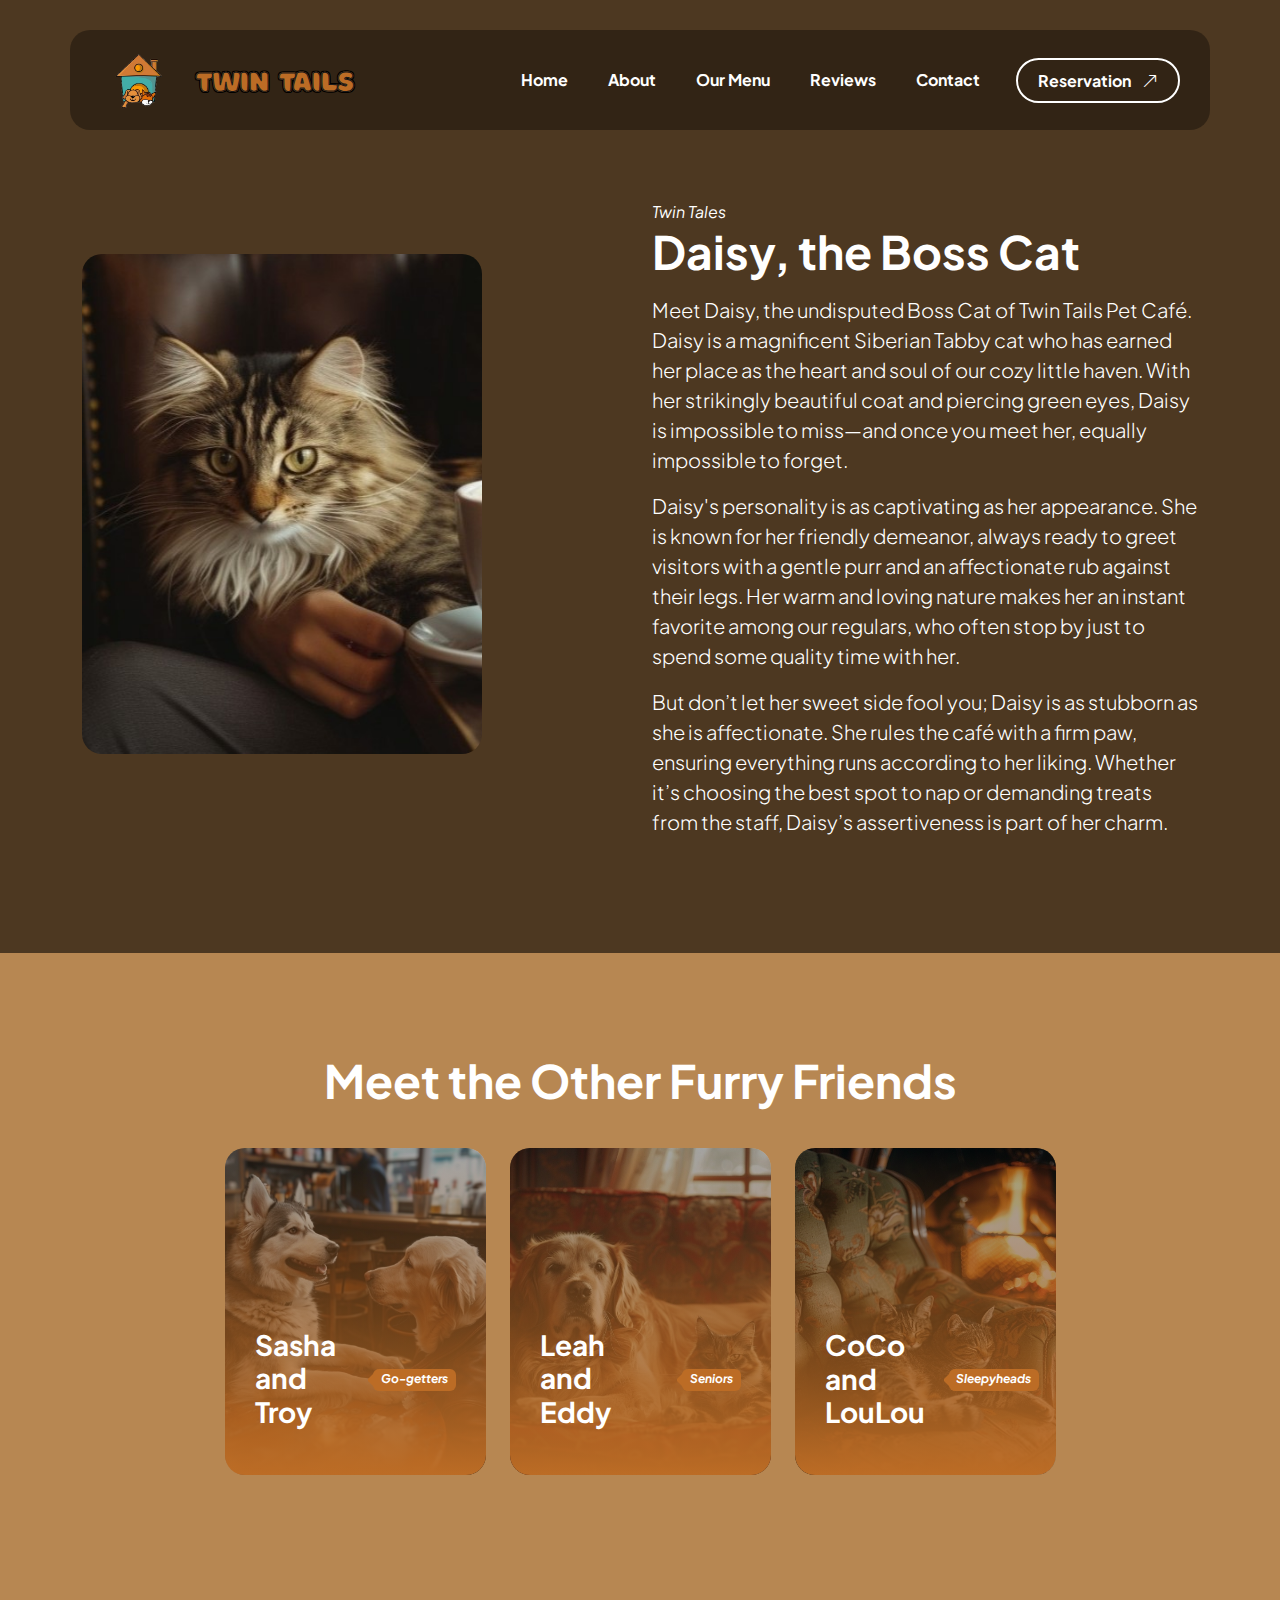
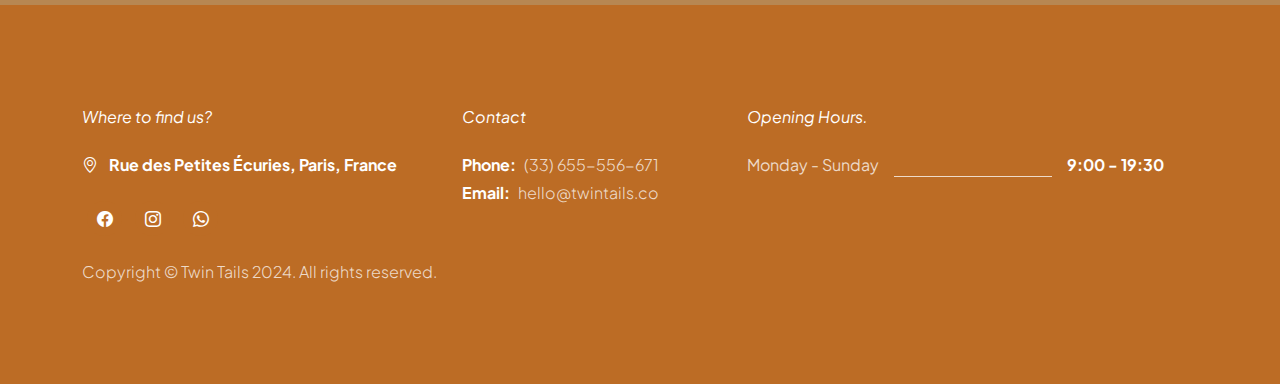
<file: twin_tails/daisy.html>
<!doctype html>
<html lang="en">
    <head>
        <meta charset="utf-8">
        <meta name="viewport" content="width=device-width, initial-scale=1">

        <meta name="description" content="">
        <meta name="author" content="">

        <title>Daisy</title>

        <!-- CSS FILES -->                
        <link rel="preconnect" href="https://fonts.googleapis.com">
        <link rel="preconnect" href="https://fonts.gstatic.com" crossorigin>
        <link href="https://fonts.googleapis.com/css2?family=Plus+Jakarta+Sans:ital,wght@0,200;0,400;0,600;0,700;1,200;1,700&display=swap" rel="stylesheet">    
        <link href="css/bootstrap.min.css" rel="stylesheet">
        <link href="css/bootstrap-icons.css" rel="stylesheet">
        <link href="css/vegas.min.css" rel="stylesheet">
        <link href="css/style.css" rel="stylesheet">
    </head>
    
    <body class="pets">
                
            <main>
                <nav class="navbar navbar-expand-lg">                
                    <div class="container">
                        <a class="navbar-brand d-flex align-items-center" href="index.html">
                            <img src="images/twin-tails-no-bg.png" class="navbar-brand-image img-fluid" alt="">
                            Twin Tails
                        </a>
        
                        <button class="navbar-toggler" type="button" data-bs-toggle="collapse" data-bs-target="#navbarNav" aria-controls="navbarNav" aria-expanded="false" aria-label="Toggle navigation">
                            <span class="navbar-toggler-icon"></span>
                        </button>
        
                        <div class="collapse navbar-collapse" id="navbarNav">
                            <ul class="navbar-nav ms-lg-auto">
                                <li class="nav-item">
                                    <a class="nav-link" href="index.html#section_1">Home</a>
                                </li>
        
                                <li class="nav-item">
                                    <a class="nav-link" href="index.html#section_2">About</a>
                                </li>

                                <li class="nav-item">
                                    <a class="nav-link" href="index.html#section_3">Our Menu</a>
                                </li>

                                <li class="nav-item">
                                    <a class="nav-link" href="index.html#section_4">Reviews</a>
                                </li>

                                <li class="nav-item">
                                    <a class="nav-link" href="index.html#section_5">Contact</a>
                                </li>
                            </ul>

                            <div class="ms-lg-3">
                                <a class="btn custom-btn custom-border-btn" href="reservation.html">
                                    Reservation
                                    <i class="bi-arrow-up-right ms-2"></i>
                                </a>
                            </div>
                        </div>
                    </div>
                </nav>
                
                <section class="pets-section section-padding">
                    <div class="section-overlay"></div>
                    <div class="container">
                        <div class="row align-items-center">

                            <div class="col-lg-6 col-12">
                                <div class="ratio ratio-1x1">
                                    <img src="images/pets/Daisy.jpg" alt="Daisy, the Boss Cat">
                                </div>
                            </div>

                            <div class="col-lg-6 col-11 mt-5 mt-lg-0 ">
                                <em class="text-white">Twin Tales</em>

                                <h2 class="text-white mb-3">Daisy, the Boss Cat</h2>

                                <p class="text-white">
                                    Meet Daisy, the undisputed Boss Cat of Twin Tails Pet Café. Daisy is a 
                                    magnificent Siberian Tabby cat who has earned her place as the heart and soul of our cozy 
                                    little haven. With her strikingly beautiful coat and piercing green eyes, Daisy is impossible 
                                    to miss—and once you meet her, equally impossible to forget.
                                </p>
                                <p class="text-white">
                                    Daisy's personality is as captivating as her appearance. She is known for her friendly demeanor, 
                                    always ready to greet visitors with a gentle purr and an affectionate rub against their legs. 
                                    Her warm and loving nature makes her an instant favorite among our regulars, who often stop by 
                                    just to spend some quality time with her.
                                </p>
                                <p class="text-white">
                                    But don’t let her sweet side fool you; Daisy is as stubborn as she is affectionate. She rules the 
                                    café with a firm paw, ensuring everything runs according to her liking. Whether it’s choosing the 
                                    best spot to nap or demanding treats from the staff, Daisy’s assertiveness is part of her charm.
                                </p>
                            </div>
                        </div>
                    </div>
                </section>

                <section class="barista-section section-padding section-bg" id="barista-team">
                    <div class="container">
                        <div class="row justify-content-center">

                            <div class="col-lg-12 col-12 text-center mb-4 pb-lg-2">

                                <h2 class="text-white">Meet the Other Furry Friends</h2>
                            </div>

                            <div class="col-lg-3 col-md-6 col-12 mb-4">
                                <a href="sasha-and-troy.html">
                                <div class="team-block-wrap">
                                    <div class="team-block-info d-flex flex-column">
                                        <div class="d-flex mt-auto mb-3">
                                            <h4 class="text-white mb-0">Sasha and Troy</h4>

                                            <p class="badge ms-4"><em>Go-getters</em></p>
                                        </div>

                                    </div>

                                    <div class="team-block-image-wrap">
                                        <img src="images/team/Sasha-Troy.jpg" class="team-block-image img-fluid" alt="">
                                    </div>
                                </div>
                                </a>
                            </div>

                            <div class="col-lg-3 col-md-6 col-12 mb-4">
                                <a href="leah-and-eddy.html">
                                <div class="team-block-wrap">
                                    <div class="team-block-info d-flex flex-column">
                                        <div class="d-flex mt-auto mb-3">
                                            <h4 class="text-white mb-0">Leah and Eddy</h4>

                                            <p class="badge ms-4"><em>Seniors</em></p>
                                        </div>

                                    </div>

                                    <div class="team-block-image-wrap">
                                        <img src="images/team/Eddy-Leah.jpg" class="team-block-image img-fluid" alt="">
                                    </div>                
                                </div>
                                </a>
                            </div>

                            <div class="col-lg-3 col-md-6 col-12">
                                <a href="coco-and-loulou.html">
                                <div class="team-block-wrap">
                                    <div class="team-block-info d-flex flex-column">
                                        <div class="d-flex mt-auto mb-3">
                                            <h4 class="text-white mb-0">CoCo and LouLou</h4>

                                            <p class="badge ms-4"><em>Sleepyheads</em></p>
                                        </div>

                                        
                                    </div>

                                    <div class="team-block-image-wrap">
                                        <img src="images/team/CoCo-LouLou.jpg" class="team-block-image img-fluid" alt="">
                                    </div>
                                </div>
                                </a>
                            </div>

                        </div>
                    </div>
                </section>

                <footer class="site-footer">
                    <div class="container">
                        <div class="row">

                            <div class="col-lg-4 col-12 me-auto">
                                <em class="text-white d-block mb-4">Where to find us?</em>

                                <strong class="text-white">
                                    <i class="bi-geo-alt me-2"></i>
                                    <a href="https://www.google.com/maps/@48.8738008,2.3514152,13z?entry=ttu" class="address">
                                        <strong class="text-white">Rue des Petites Écuries, Paris, France</strong></a>
                                </strong>

                                <ul class="social-icon mt-4">
                                    <li class="social-icon-item">
                                        <a href="#" class="social-icon-link bi-facebook">
                                        </a>
                                    </li>
        
                                    <li class="social-icon-item">
                                        <a href="#" target="_new" class="social-icon-link bi-instagram">
                                        </a>
                                    </li>

                                    <li class="social-icon-item">
                                        <a href="#" class="social-icon-link bi-whatsapp">
                                        </a>
                                    </li>
                                </ul>
                            </div>

                            <div class="col-lg-3 col-12 mt-4 mb-3 mt-lg-0 mb-lg-0">
                                <a href="#section_5"><em class="text-white d-block mb-4">Contact</em></a>
                                <p class="d-flex mb-1">
                                    <strong class="me-2">Phone:</strong>
                                    <a href="tel: +33-655-556-671" class="site-footer-link">
                                        (33) 
                                        655-556-671
                                    </a>
                                </p>

                                <p class="d-flex">
                                    <strong class="me-2">Email:</strong>

                                    <a href="mailto:hello@twintails.com" class="site-footer-link">
                                        hello@twintails.co
                                    </a>
                                </p>
                            </div>


                            <div class="col-lg-5 col-12">
                                <em class="text-white d-block mb-4">Opening Hours.</em>

                                <ul class="opening-hours-list">
                                    <li class="d-flex">
                                        Monday - Sunday
                                        <span class="underline"></span>

                                        <strong>9:00 - 19:30</strong>
                                    </li>

                                </ul>
                            </div>

                            <div class="col-lg-8 col-12 mt-4">
                                <p class="copyright-text mb-0">Copyright © Twin Tails 2024.  All rights reserved.</p>
                            </div>
                    </div>
                </footer>
            </main>


        <!-- JAVASCRIPT FILES -->
        <script src="js/jquery.min.js"></script>
        <script src="js/bootstrap.min.js"></script>
        <script src="js/jquery.sticky.js"></script>
        <script src="js/vegas.min.js"></script>
        <script src="js/custom.js"></script>

    </body>
</html>
</file>
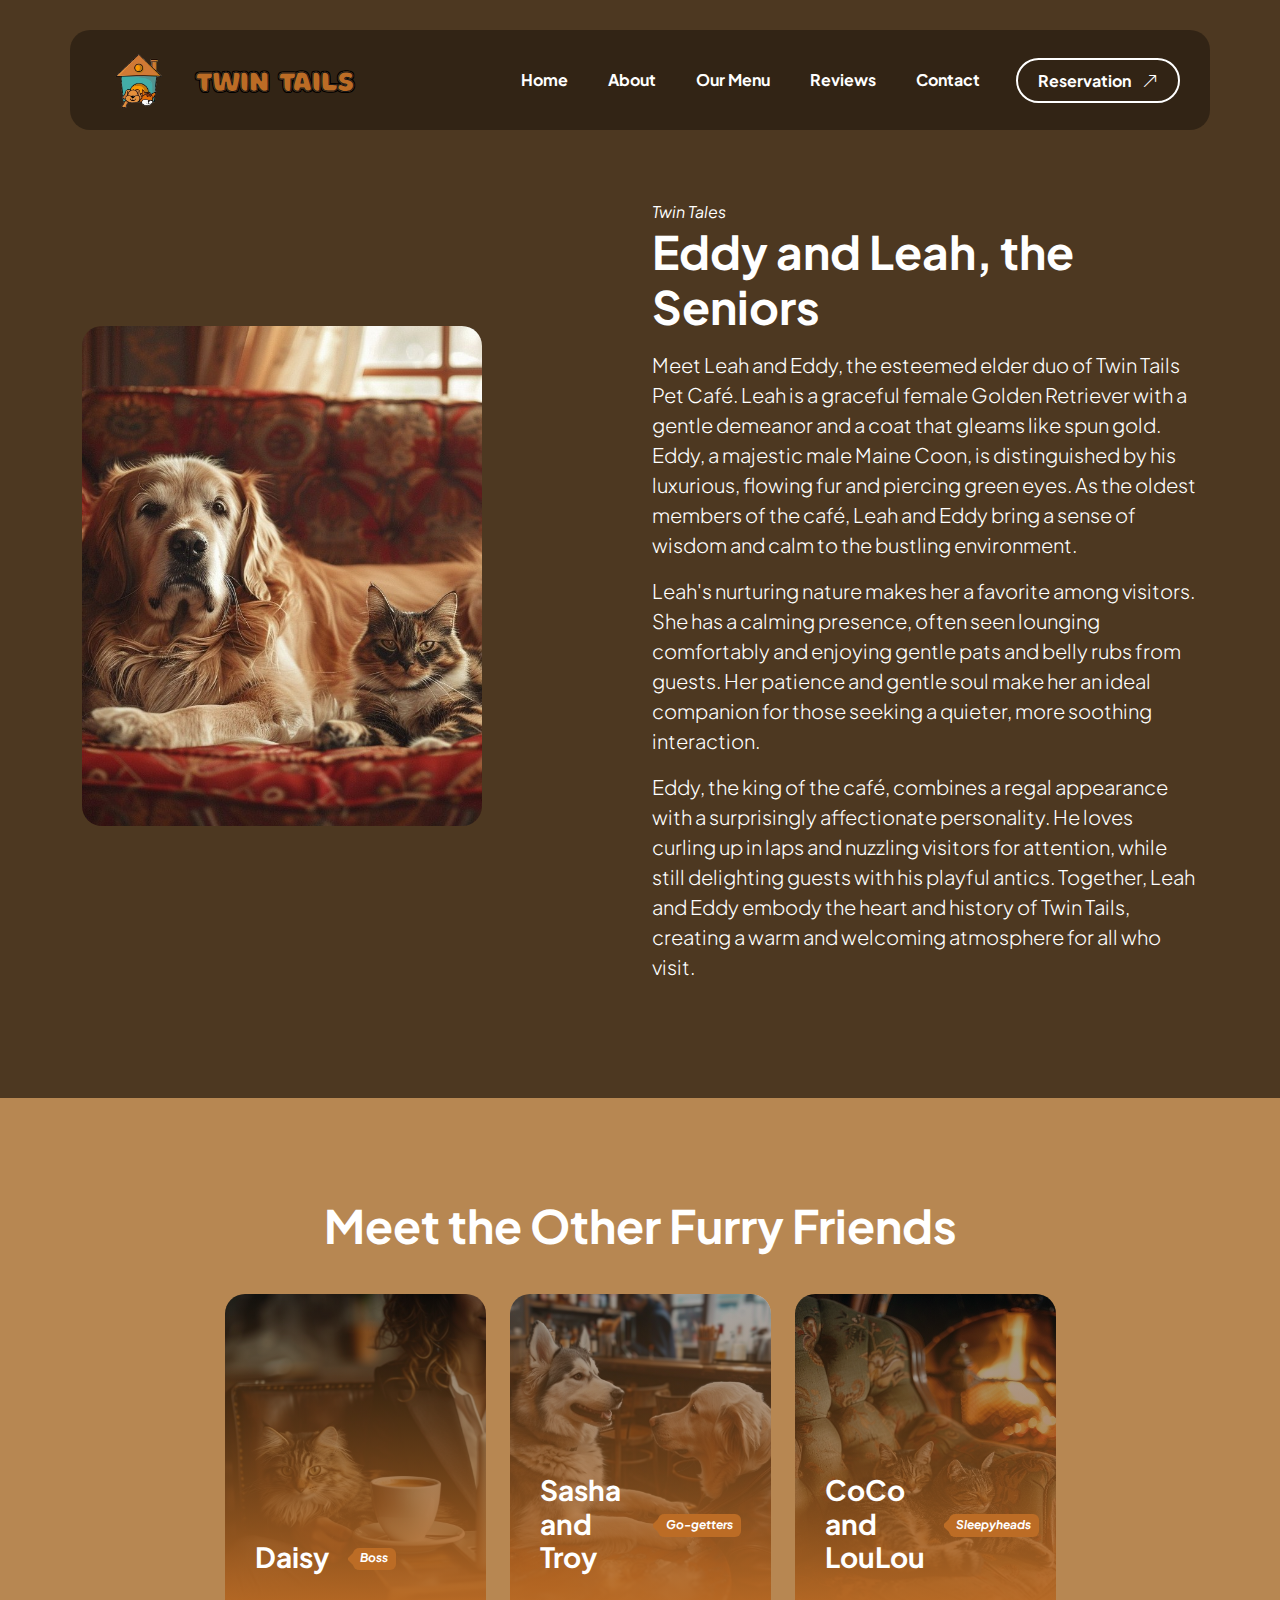
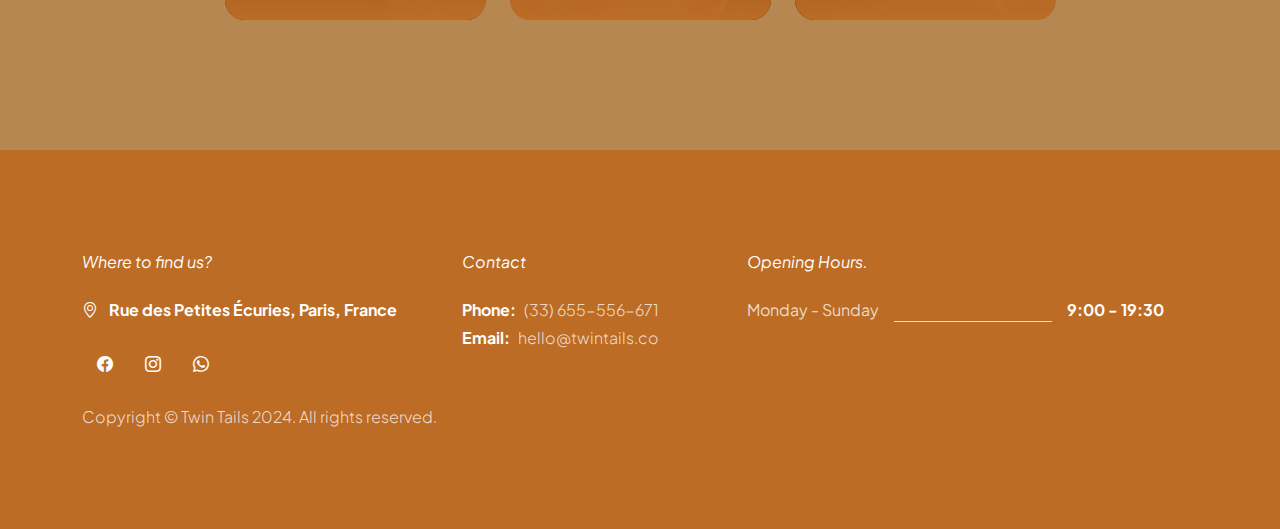
<file: twin_tails/leah-and-eddy.html>
<!doctype html>
<html lang="en">
    <head>
        <meta charset="utf-8">
        <meta name="viewport" content="width=device-width, initial-scale=1">

        <meta name="description" content="">
        <meta name="author" content="">

        <title>Leah & Eddy</title>

        <!-- CSS FILES -->                
        <link rel="preconnect" href="https://fonts.googleapis.com">
        <link rel="preconnect" href="https://fonts.gstatic.com" crossorigin>
        <link href="https://fonts.googleapis.com/css2?family=Plus+Jakarta+Sans:ital,wght@0,200;0,400;0,600;0,700;1,200;1,700&display=swap" rel="stylesheet">    
        <link href="css/bootstrap.min.css" rel="stylesheet">
        <link href="css/bootstrap-icons.css" rel="stylesheet">
        <link href="css/vegas.min.css" rel="stylesheet">
        <link href="css/style.css" rel="stylesheet">
    </head>
    
    <body class="pets">
                
            <main>
                <nav class="navbar navbar-expand-lg">                
                    <div class="container">
                        <a class="navbar-brand d-flex align-items-center" href="index.html">
                            <img src="images/twin-tails-no-bg.png" class="navbar-brand-image img-fluid" alt="">
                            Twin Tails
                        </a>
        
                        <button class="navbar-toggler" type="button" data-bs-toggle="collapse" data-bs-target="#navbarNav" aria-controls="navbarNav" aria-expanded="false" aria-label="Toggle navigation">
                            <span class="navbar-toggler-icon"></span>
                        </button>
        
                        <div class="collapse navbar-collapse" id="navbarNav">
                            <ul class="navbar-nav ms-lg-auto">
                                <li class="nav-item">
                                    <a class="nav-link" href="index.html#section_1">Home</a>
                                </li>
        
                                <li class="nav-item">
                                    <a class="nav-link" href="index.html#section_2">About</a>
                                </li>

                                <li class="nav-item">
                                    <a class="nav-link" href="index.html#section_3">Our Menu</a>
                                </li>

                                <li class="nav-item">
                                    <a class="nav-link" href="index.html#section_4">Reviews</a>
                                </li>

                                <li class="nav-item">
                                    <a class="nav-link" href="index.html#section_5">Contact</a>
                                </li>
                            </ul>

                            <div class="ms-lg-3">
                                <a class="btn custom-btn custom-border-btn" href="reservation.html">
                                    Reservation
                                    <i class="bi-arrow-up-right ms-2"></i>
                                </a>
                            </div>
                        </div>
                    </div>
                </nav>
                
                <section class="pets-section section-padding">
                    <div class="section-overlay"></div>
                    <div class="container">
                        <div class="row align-items-center">

                            <div class="col-lg-6 col-12">
                                <div class="ratio ratio-1x1">
                                    <img src="images/pets/Eddy-Leah.jpg" alt="Eddy and Leah, the Seniors">
                                </div>
                            </div>

                            <div class="col-lg-6 col-11 mt-5 mt-lg-0 mx-auto ">
                                <em class="text-white">Twin Tales</em>

                                <h2 class="text-white mb-3">Eddy and Leah, the Seniors</h2>

                                <p class="text-white">
                                    Meet Leah and Eddy, the esteemed elder duo of Twin Tails Pet Café. Leah is a 
                                    graceful female Golden Retriever with a gentle demeanor and a coat that gleams 
                                    like spun gold. Eddy, a majestic male Maine Coon, is distinguished by his 
                                    luxurious, flowing fur and piercing green eyes. As the oldest members of the 
                                    café, Leah and Eddy bring a sense of wisdom and calm to the bustling environment.
                                </p>
                                <p class="text-white">
                                    Leah's nurturing nature makes her a favorite among visitors. She has a calming 
                                    presence, often seen lounging comfortably and enjoying gentle pats and belly rubs 
                                    from guests. Her patience and gentle soul make her an ideal companion for those 
                                    seeking a quieter, more soothing interaction.
                                </p>
                                <p class="text-white">
                                    Eddy, the king of the café, combines a regal appearance with a surprisingly 
                                    affectionate personality. He loves curling up in laps and nuzzling visitors for 
                                    attention, while still delighting guests with his playful antics. Together, Leah 
                                    and Eddy embody the heart and history of Twin Tails, creating a warm and welcoming 
                                    atmosphere for all who visit.
                                </p>
                            </div>
                        </div>
                    </div>
                </section>

                <section class="barista-section section-padding section-bg" id="barista-team">
                    <div class="container">
                        <div class="row justify-content-center">

                            <div class="col-lg-12 col-12 text-center mb-4 pb-lg-2">

                                <h2 class="text-white">Meet the Other Furry Friends</h2>
                            </div>

                            <div class="col-lg-3 col-md-6 col-12 mb-4">
                                <a href="daisy.html">
                                <div class="team-block-wrap">
                                    <div class="team-block-info d-flex flex-column">
                                        <div class="d-flex mt-auto mb-3">
                                            <h4 class="text-white mb-0">Daisy</h4>

                                            <p class="badge ms-4"><em>Boss</em></p>
                                        </div>

                                    </div>

                                    <div class="team-block-image-wrap">
                                        <img src="images/team/Daisy.jpg" class="team-block-image img-fluid" alt="">
                                    </div>
                                </div>
                                </a>
                            </div>

                            <div class="col-lg-3 col-md-6 col-12 mb-4">
                                <a href="sasha-and-troy.html">
                                <div class="team-block-wrap">
                                    <div class="team-block-info d-flex flex-column">
                                        <div class="d-flex mt-auto mb-3">
                                            <h4 class="text-white mb-0">Sasha and Troy</h4>

                                            <p class="badge ms-4"><em>Go-getters</em></p>
                                        </div>

                                    </div>

                                    <div class="team-block-image-wrap">
                                        <img src="images/team/Sasha-Troy.jpg" class="team-block-image img-fluid" alt="">
                                    </div>
                                </div>
                                </a>
                            </div>

                            <div class="col-lg-3 col-md-6 col-12">
                                <a href="coco-and-loulou.html">
                                <div class="team-block-wrap">
                                    <div class="team-block-info d-flex flex-column">
                                        <div class="d-flex mt-auto mb-3">
                                            <h4 class="text-white mb-0">CoCo and LouLou</h4>

                                            <p class="badge ms-4"><em>Sleepyheads</em></p>
                                        </div>

                                        
                                    </div>

                                    <div class="team-block-image-wrap">
                                        <img src="images/team/CoCo-LouLou.jpg" class="team-block-image img-fluid" alt="">
                                    </div>
                                </div>
                                </a>
                            </div>

                        </div>
                    </div>
                </section>

                <footer class="site-footer">
                    <div class="container">
                        <div class="row">

                            <div class="col-lg-4 col-12 me-auto">
                                <em class="text-white d-block mb-4">Where to find us?</em>

                                <strong class="text-white">
                                    <i class="bi-geo-alt me-2"></i>
                                    <a href="https://www.google.com/maps/@48.8738008,2.3514152,13z?entry=ttu" class="address">
                                        <strong class="text-white">Rue des Petites Écuries, Paris, France</strong></a>
                                </strong>

                                <ul class="social-icon mt-4">
                                    <li class="social-icon-item">
                                        <a href="#" class="social-icon-link bi-facebook">
                                        </a>
                                    </li>
        
                                    <li class="social-icon-item">
                                        <a href="#" target="_new" class="social-icon-link bi-instagram">
                                        </a>
                                    </li>

                                    <li class="social-icon-item">
                                        <a href="#" class="social-icon-link bi-whatsapp">
                                        </a>
                                    </li>
                                </ul>
                            </div>

                            <div class="col-lg-3 col-12 mt-4 mb-3 mt-lg-0 mb-lg-0">
                                <a href="#section_5"><em class="text-white d-block mb-4">Contact</em></a>
                                <p class="d-flex mb-1">
                                    <strong class="me-2">Phone:</strong>
                                    <a href="tel: +33-655-556-671" class="site-footer-link">
                                        (33) 
                                        655-556-671
                                    </a>
                                </p>

                                <p class="d-flex">
                                    <strong class="me-2">Email:</strong>

                                    <a href="mailto:hello@twintails.com" class="site-footer-link">
                                        hello@twintails.co
                                    </a>
                                </p>
                            </div>


                            <div class="col-lg-5 col-12">
                                <em class="text-white d-block mb-4">Opening Hours.</em>

                                <ul class="opening-hours-list">
                                    <li class="d-flex">
                                        Monday - Sunday
                                        <span class="underline"></span>

                                        <strong>9:00 - 19:30</strong>
                                    </li>

                                </ul>
                            </div>

                            <div class="col-lg-8 col-12 mt-4">
                                <p class="copyright-text mb-0">Copyright © Twin Tails 2024.  All rights reserved.</p>
                            </div>
                    </div>
                </footer>
            </main>


        <!-- JAVASCRIPT FILES -->
        <script src="js/jquery.min.js"></script>
        <script src="js/bootstrap.min.js"></script>
        <script src="js/jquery.sticky.js"></script>
        <script src="js/vegas.min.js"></script>
        <script src="js/custom.js"></script>

    </body>
</html>
</file>
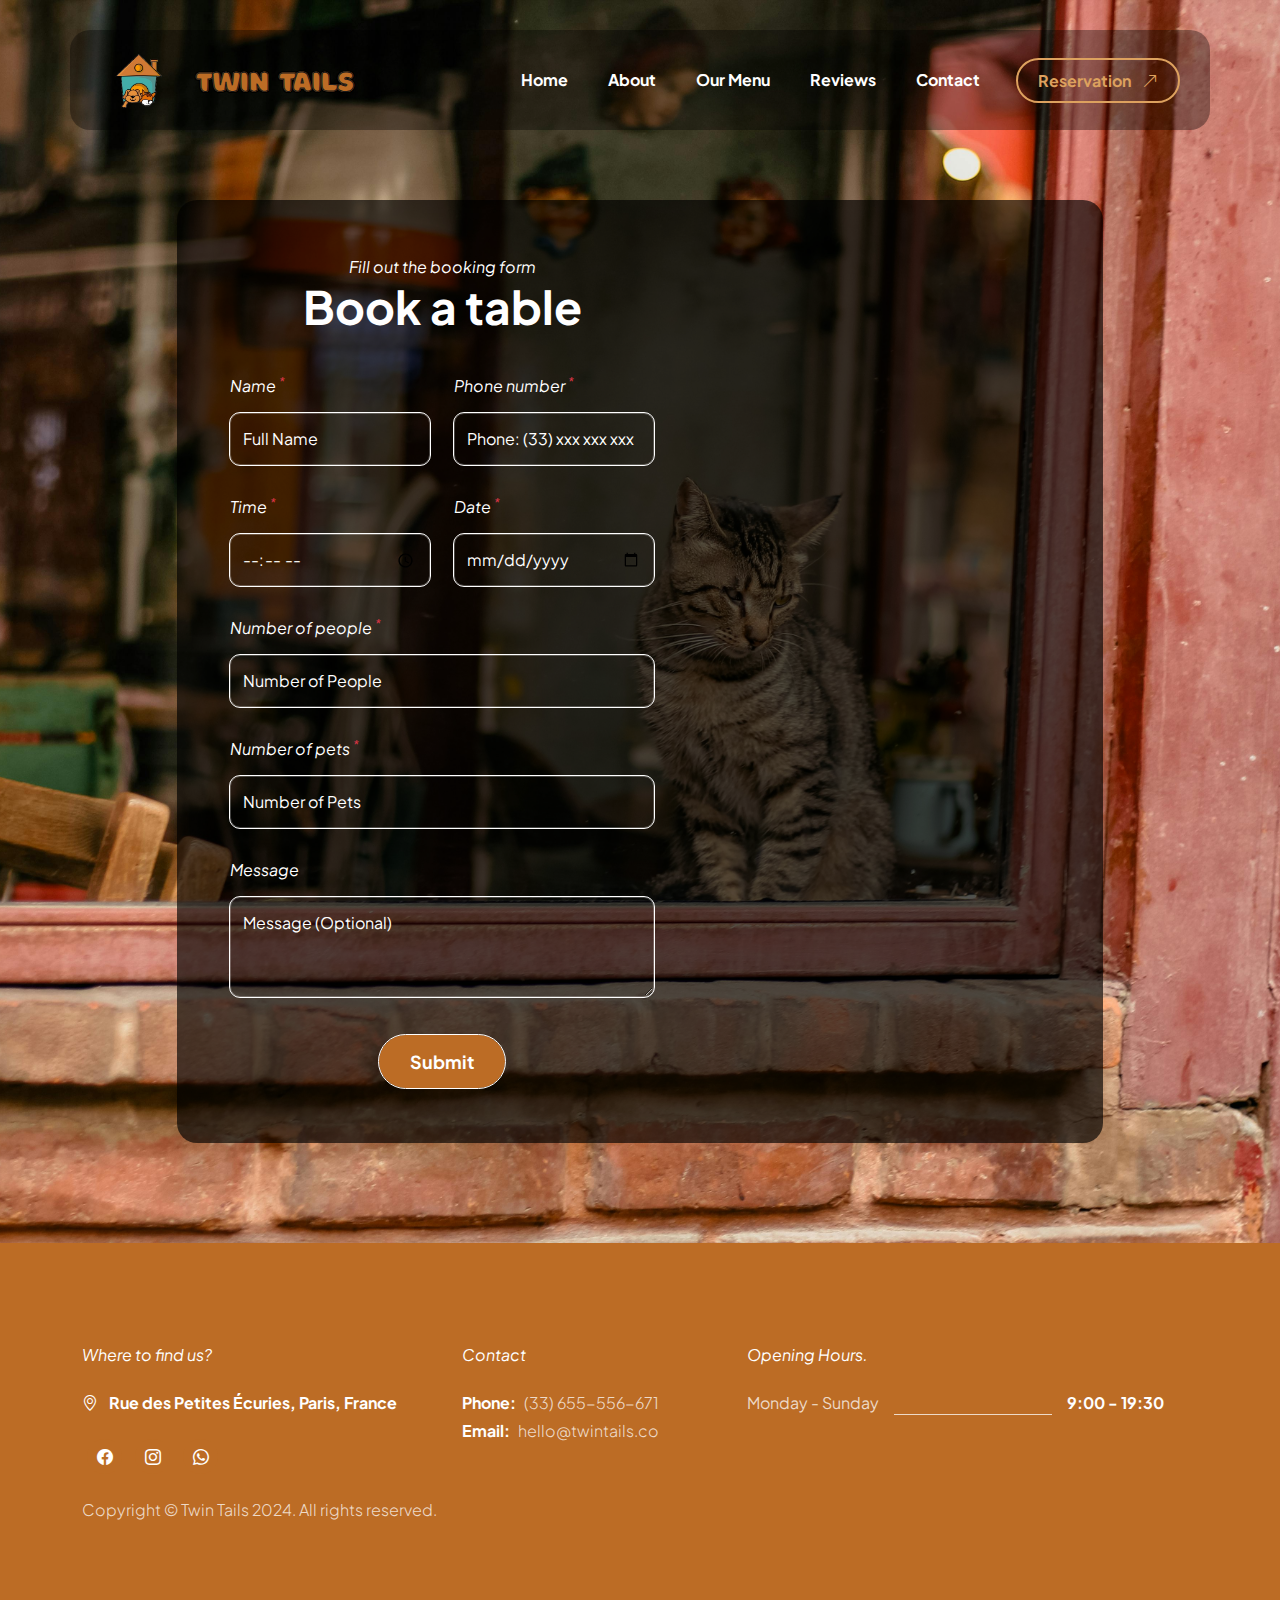
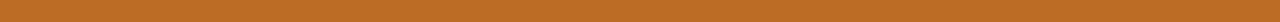
<file: twin_tails/reservation.html>
<!doctype html>
<html lang="en">
    <head>
        <meta charset="utf-8">
        <meta name="viewport" content="width=device-width, initial-scale=1">

        <meta name="description" content="">
        <meta name="author" content="">

        <title>Twin Tails</title>

        <!-- CSS FILES -->                
        <link rel="preconnect" href="https://fonts.googleapis.com">
        <link rel="preconnect" href="https://fonts.gstatic.com" crossorigin>
        <link href="https://fonts.googleapis.com/css2?family=Plus+Jakarta+Sans:ital,wght@0,200;0,400;0,600;0,700;1,200;1,700&display=swap" rel="stylesheet">    
        <link href="css/bootstrap.min.css" rel="stylesheet">
        <link href="css/bootstrap-icons.css" rel="stylesheet">
        <link href="css/vegas.min.css" rel="stylesheet">
        <link href="css/style.css" rel="stylesheet">
    </head>
    
    <body class="reservation-page">
                
            <main>
                <nav class="navbar navbar-expand-lg">                
                    <div class="container">
                        <a class="navbar-brand d-flex align-items-center" href="index.html">
                            <img src="images/twin-tails-no-bg.png" class="navbar-brand-image img-fluid" alt="">
                            Twin Tails
                        </a>
        
                        <button class="navbar-toggler" type="button" data-bs-toggle="collapse" data-bs-target="#navbarNav" aria-controls="navbarNav" aria-expanded="false" aria-label="Toggle navigation">
                            <span class="navbar-toggler-icon"></span>
                        </button>
        
                        <div class="collapse navbar-collapse" id="navbarNav">
                            <ul class="navbar-nav ms-lg-auto">
                                <li class="nav-item">
                                    <a class="nav-link" href="index.html#section_1">Home</a>
                                </li>
        
                                <li class="nav-item">
                                    <a class="nav-link" href="index.html#section_2">About</a>
                                </li>

                                <li class="nav-item">
                                    <a class="nav-link" href="index.html#section_3">Our Menu</a>
                                </li>

                                <li class="nav-item">
                                    <a class="nav-link" href="index.html#section_4">Reviews</a>
                                </li>

                                <li class="nav-item">
                                    <a class="nav-link" href="index.html#section_5">Contact</a>
                                </li>
                            </ul>

                            <div class="ms-lg-3">
                                <a class="btn custom-btn custom-border-btn" href="reservation.html">
                                    Reservation
                                    <i class="bi-arrow-up-right ms-2"></i>
                                </a>
                            </div>
                        </div>
                    </div>
                </nav>
                
                <section class="booking-section section-padding">
                    
                <div class="container">
                    <div class="row">
                    
                        <div class="col-lg-10 col-12 mx-auto">
                            <div class="booking-form-wrap">
                                <div class="row">
                                    <div class="col-lg-7 col-12 p-0">
                                    
                                        <form class="custom-form booking-form" action="#" method="post" role="form">
                                            <div class="text-center mb-4 pb-lg-2">
                                                <em class="text-white">Fill out the booking form</em>

                                                <h2 class="text-white">Book a table</h2>
                                            </div>

                                            <div class="booking-form-body">
                                                <div class="row">
                                                    <div class="col-lg-6 col-12">
                                                        <label for="booking-form-name" class="form-label">Name <sup class="text-danger">*</sup></label>
                                                        <input type="text" name="booking-form-name" id="booking-form-name" class="form-control" placeholder="Full Name" required>
                                                    </div>

                                                    <div class="col-lg-6 col-12">
                                                        <label for="booking-form-phone" class="form-label">Phone number <sup class="text-danger">*</sup></label>
                                                        <input type="tel" class="form-control" name="booking-form-phone" placeholder="Phone: (33) xxx xxx xxx" pattern="[0-9]{3}-[0-9]{3}-[0-9]{4}" required="">
                                                    </div>

                                                    <div class="col-lg-6 col-12">
                                                        <label for="booking-form-time" class="form-label">Time <sup class="text-danger">*</sup></label>
                                                        <input class="form-control" type="time" name="booking-form-time" value="xx:yy">
                                                    </div>

                                                    <div class="col-lg-6 col-12">
                                                        <label for="booking-form-date" class="form-label">Date <sup class="text-danger">*</sup></label>
                                                        <input type="date" name="booking-form-date" id="booking-form-date" class="form-control" placeholder="Date" required="">
                                                    </div>

                                                    <div class="col-lg-12 col-12">
                                                        <label for="booking-form-number" class="form-label">Number of people <sup class="text-danger">*</sup></label>
                                                        <input type="number" name="booking-form-number" id="booking-form-number" class="form-control" placeholder="Number of People" required="">

                                                        <label for="booking-form-number-pets" class="form-label">Number of pets <sup class="text-danger">*</sup></label>
                                                        <input type="number" name="booking-form-number" id="booking-form-number" class="form-control" placeholder="Number of Pets" required="">

                                                        <label for="booking-form-message" class="form-label">Message </label>
                                                        <textarea name="booking-form-message" rows="3" class="form-control" id="booking-form-message" placeholder="Message (Optional)"></textarea>
                                                    </div>

                                                    <div class="col-lg-4 col-md-10 col-8 mx-auto mt-2">
                                                        <button type="submit" class="form-control">Submit</button>
                                                    </div>
                                                </div>
                                            </div>
                                        </form>
                                    </div>
                                </div>
                            </div>

                        </div>
                    </div>
                </section>

                <footer class="site-footer">
                    <div class="container">
                        <div class="row">

                            <div class="col-lg-4 col-12 me-auto">
                                <em class="text-white d-block mb-4">Where to find us?</em>

                                <strong class="text-white">
                                    <i class="bi-geo-alt me-2"></i>
                                    <a href="https://www.google.com/maps/@48.8738008,2.3514152,13z?entry=ttu" class="address">
                                        <strong class="text-white">Rue des Petites Écuries, Paris, France</strong></a>
                                </strong>

                                <ul class="social-icon mt-4">
                                    <li class="social-icon-item">
                                        <a href="#" class="social-icon-link bi-facebook">
                                        </a>
                                    </li>
        
                                    <li class="social-icon-item">
                                        <a href="#" target="_new" class="social-icon-link bi-instagram">
                                        </a>
                                    </li>

                                    <li class="social-icon-item">
                                        <a href="#" class="social-icon-link bi-whatsapp">
                                        </a>
                                    </li>
                                </ul>
                            </div>

                            <div class="col-lg-3 col-12 mt-4 mb-3 mt-lg-0 mb-lg-0">
                                <a href="#section_5"><em class="text-white d-block mb-4">Contact</em></a>
                                <p class="d-flex mb-1">
                                    <strong class="me-2">Phone:</strong>
                                    <a href="tel: +33-655-556-671" class="site-footer-link">
                                        (33) 
                                        655-556-671
                                    </a>
                                </p>

                                <p class="d-flex">
                                    <strong class="me-2">Email:</strong>

                                    <a href="mailto:hello@twintails.com" class="site-footer-link">
                                        hello@twintails.co
                                    </a>
                                </p>
                            </div>


                            <div class="col-lg-5 col-12">
                                <em class="text-white d-block mb-4">Opening Hours.</em>

                                <ul class="opening-hours-list">
                                    <li class="d-flex">
                                        Monday - Sunday
                                        <span class="underline"></span>

                                        <strong>9:00 - 19:30</strong>
                                    </li>

                                </ul>
                            </div>

                            <div class="col-lg-8 col-12 mt-4">
                                <p class="copyright-text mb-0">Copyright © Twin Tails 2024.  All rights reserved.</p>
                            </div>
                    </div>
                </footer>
            </main>


        <!-- JAVASCRIPT FILES -->
        <script src="js/jquery.min.js"></script>
        <script src="js/bootstrap.min.js"></script>
        <script src="js/jquery.sticky.js"></script>
        <script src="js/vegas.min.js"></script>
        <script src="js/custom.js"></script>

    </body>
</html>
</file>
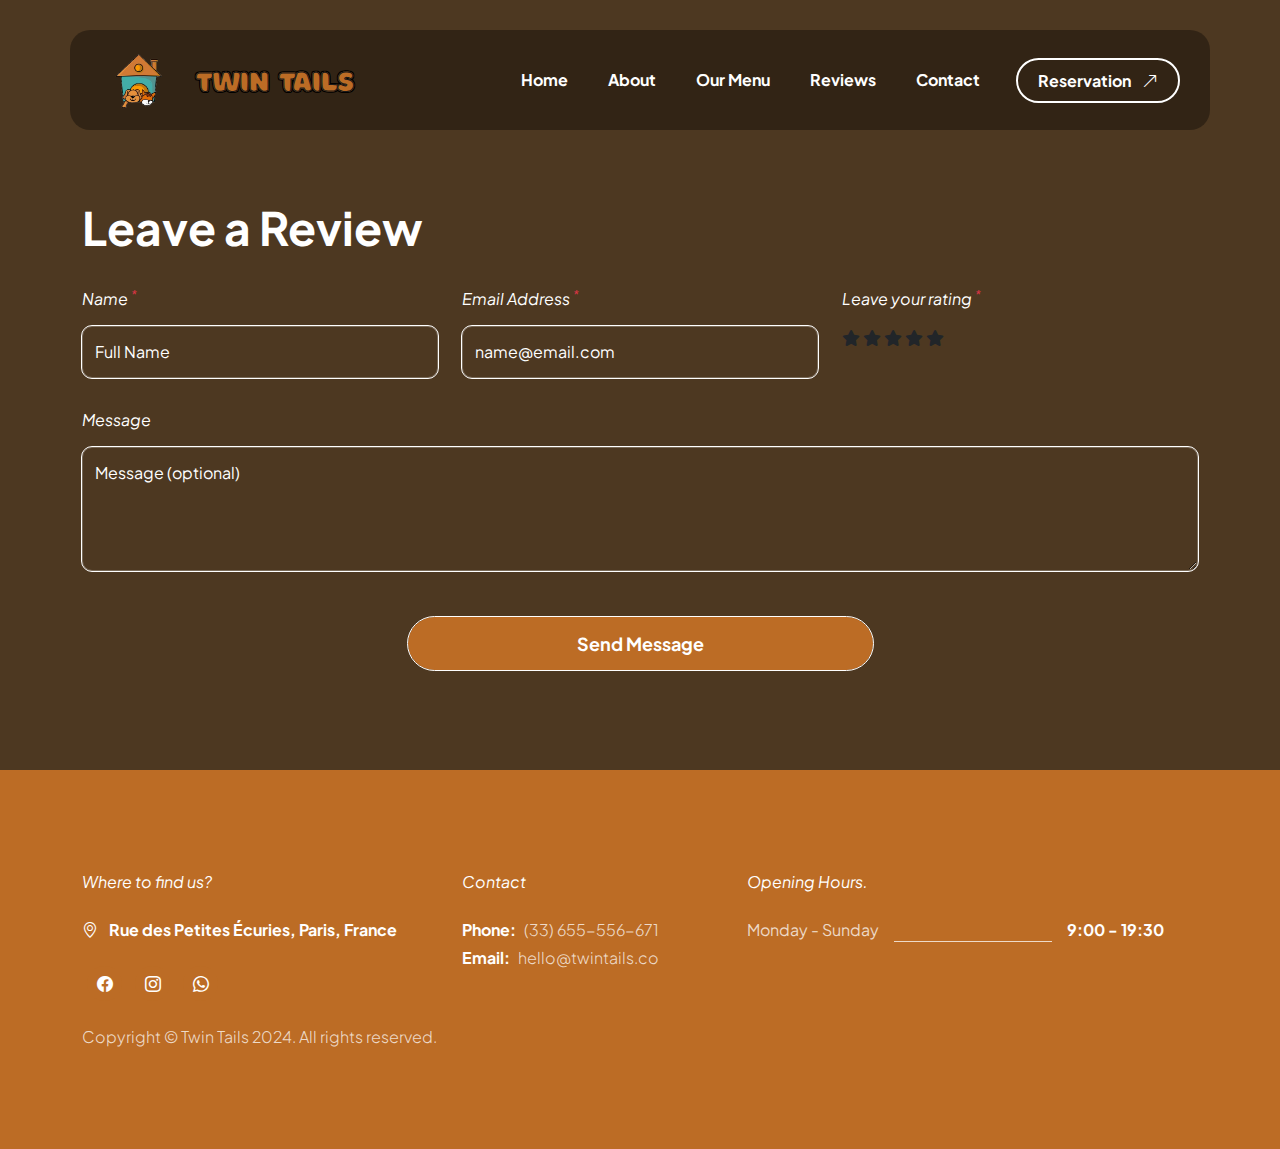
<file: twin_tails/review.html>
<!doctype html>
<html lang="en">
    <head>
        <meta charset="utf-8">
        <meta name="viewport" content="width=device-width, initial-scale=1">

        <meta name="description" content="">
        <meta name="author" content="">

        <title>Twin Tails</title>

        <!-- CSS FILES -->                
        <link rel="preconnect" href="https://fonts.googleapis.com">
        <link rel="preconnect" href="https://fonts.gstatic.com" crossorigin>
        <link rel="stylesheet" href="https://cdnjs.cloudflare.com/ajax/libs/font-awesome/6.2.1/css/all.min.css" />
        <link href="https://fonts.googleapis.com/css2?family=Plus+Jakarta+Sans:ital,wght@0,200;0,400;0,600;0,700;1,200;1,700&display=swap" rel="stylesheet">           
        <link href="css/bootstrap.min.css" rel="stylesheet">
        <link href="css/bootstrap-icons.css" rel="stylesheet">
        <link href="css/vegas.min.css" rel="stylesheet">
        <link href="css/style.css" rel="stylesheet">
    </head>
    
    <body class="review-page">     
            <main>
                <nav class="navbar navbar-expand-lg">                
                    <div class="container">
                        <a class="navbar-brand d-flex align-items-center" href="index.html">
                            <img src="images/twin-tails-no-bg.png" class="navbar-brand-image img-fluid" alt="Twin Tails">
                            Twin Tails 
                        </a>
        
                        <button class="navbar-toggler" type="button" data-bs-toggle="collapse" data-bs-target="#navbarNav" aria-controls="navbarNav" aria-expanded="false" aria-label="Toggle navigation">
                            <span class="navbar-toggler-icon"></span>
                        </button>
        
                        <div class="collapse navbar-collapse" id="navbarNav">
                            <ul class="navbar-nav ms-lg-auto">
                                <li class="nav-item">
                                    <a class="nav-link click-scroll" href="index.html#section_1">Home</a>
                                </li>
        
                                <li class="nav-item">
                                    <a class="nav-link click-scroll" href="index.html#section_2">About</a>
                                </li>

                                <li class="nav-item">
                                    <a class="nav-link click-scroll" href="index.html#section_3">Our Menu</a>
                                </li>

                                <li class="nav-item">
                                    <a class="nav-link click-scroll" href="index.html#section_4">Reviews</a>
                                </li>

                                <li class="nav-item">
                                    <a class="nav-link click-scroll" href="index.html#section_5">Contact</a>
                                </li>
                            </ul>

                            <div class="ms-lg-3">
                                <a class="btn custom-btn custom-border-btn" href="reservation.html">
                                    Reservation
                                    <i class="bi-arrow-up-right ms-2"></i>
                                </a>
                            </div>
                        </div>
                    </div>
                </nav>


                <section class="review-section section-padding" id="section_5">
                    <div class="container">
                        <div class="row">   

                            <div class="col-lg-12 col-12">
                                <h2 class="text-white mb-4 pb-lg-2">Leave a Review</h2>
                            </div>

                            <div class="col-lg-12 col-12">
                                <form action="#" method="post" class="custom-form contact-form" role="form">

                                <div class="row">
                                    
                                    <div class="col-lg-4 col-12">
                                        <label for="name" class="form-label">Name <sup class="text-danger">*</sup></label>

                                        <input type="text" name="name" id="name" class="form-control" placeholder="Full Name" required="">
                                    </div>

                                    <div class="col-lg-4 col-12">
                                        <label for="email" class="form-label">Email Address <sup class="text-danger">*</sup></label>

                                        <input type="email" name="email" id="email" pattern="[^ @]*@[^ @]*" class="form-control" placeholder="name@email.com" required="">
                                    </div>
                                    
                                    <div class="col-lg-4 col-12">
                                        <label for="stars" class="form-label">Leave your rating <sup class="text-danger">*</sup></label>
                                            <div class="stars">
                                                <i class="fa-solid fa-star" id="1" onclick="starRate(1)"></i>
                                                <i class="fa-solid fa-star" id="2" onclick="starRate(2)"></i>
                                                <i class="fa-solid fa-star" id="3" onclick="starRate(3)"></i>
                                                <i class="fa-solid fa-star" id="4" onclick="starRate(4)"></i>
                                                <i class="fa-solid fa-star" id="5" onclick="starRate(5)"></i>
                                            </div> 
                                           <br>                                
                                    </div>     
                                    
                                
                                    <div class="col-lg-12 col-12">
                                        <label for="message" class="form-label">Message </label>

                                        <textarea name="message" rows="4" class="form-control" id="message" placeholder="Message (optional)" ></textarea>
                                    </div>
                                </div>

                                <div class="col-lg-5 col-12 mx-auto mt-3">
                                    <button type="submit" class="form-control">Send Message</button>
                                </div>
                            </form>
                            </div>

                        </div>
                    </div>
                </section>


                <footer class="site-footer">
                    <div class="container">
                        <div class="row">

                            <div class="col-lg-4 col-12 me-auto">
                                <em class="text-white d-block mb-4">Where to find us?</em>

                                <strong class="text-white">
                                    <i class="bi-geo-alt me-2"></i>
                                    <a href="https://www.google.com/maps/@48.8738008,2.3514152,13z?entry=ttu" class="address">
                                        <strong class="text-white">Rue des Petites Écuries, Paris, France</strong></a>
                                </strong>

                                <ul class="social-icon mt-4">
                                    <li class="social-icon-item">
                                        <a href="#" class="social-icon-link bi-facebook">
                                        </a>
                                    </li>
        
                                    <li class="social-icon-item">
                                        <a href="#" target="_new" class="social-icon-link bi-instagram">
                                        </a>
                                    </li>

                                    <li class="social-icon-item">
                                        <a href="#" class="social-icon-link bi-whatsapp">
                                        </a>
                                    </li>
                                </ul>
                            </div>

                            <div class="col-lg-3 col-12 mt-4 mb-3 mt-lg-0 mb-lg-0">
                                <a href="#section_5"><em class="text-white d-block mb-4">Contact</em></a>

                                <p class="d-flex mb-1">
                                    <strong class="me-2">Phone:</strong>
                                    <a href="tel: +33-655-556-671" class="site-footer-link">
                                        (33) 
                                        655-556-671
                                    </a>
                                </p>

                                <p class="d-flex">
                                    <strong class="me-2">Email:</strong>

                                    <a href="mailto:hello@twintails.com" class="site-footer-link">
                                        hello@twintails.co
                                    </a>
                                </p>
                            </div>


                            <div class="col-lg-5 col-12">
                                <em class="text-white d-block mb-4">Opening Hours.</em>

                                <ul class="opening-hours-list">
                                    <li class="d-flex">
                                        Monday - Sunday
                                        <span class="underline"></span>

                                        <strong>9:00 - 19:30</strong>
                                    </li>

                                </ul>
                            </div>

                            <div class="col-lg-8 col-12 mt-4">
                                <p class="copyright-text mb-0">Copyright © Twin Tails 2024.  All rights reserved.</p>
                            </div>
                    </div>
                </footer>
            </main>

        <!-- JAVASCRIPT FILES -->
        <script src="js/jquery.min.js"></script>
        <script src="js/bootstrap.min.js"></script>
        <script src="js/jquery.sticky.js"></script>
        <script src="js/click-scroll.js"></script>
        <script src="js/vegas.min.js"></script>
        <script src="js/custom.js"></script>
        <script src="js/rateStars.js"></script>
    </body>
</html>
</file>
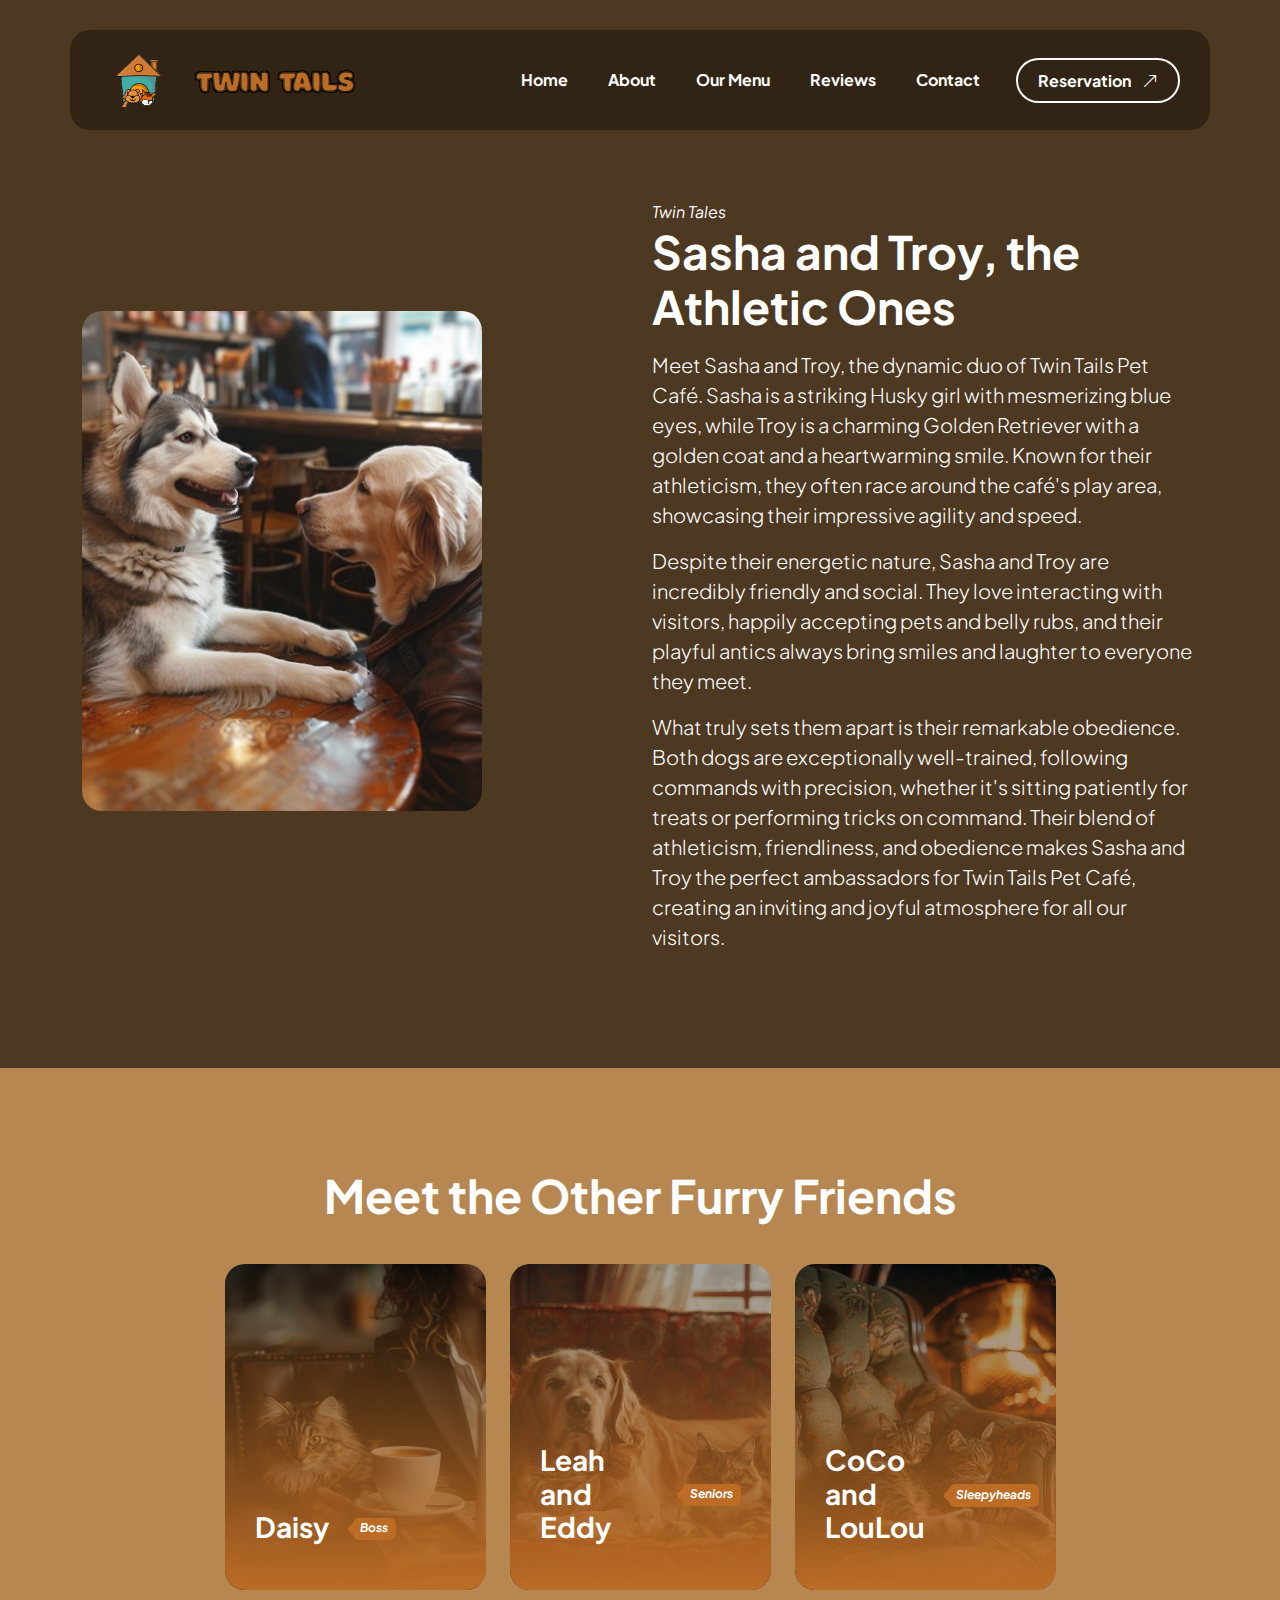
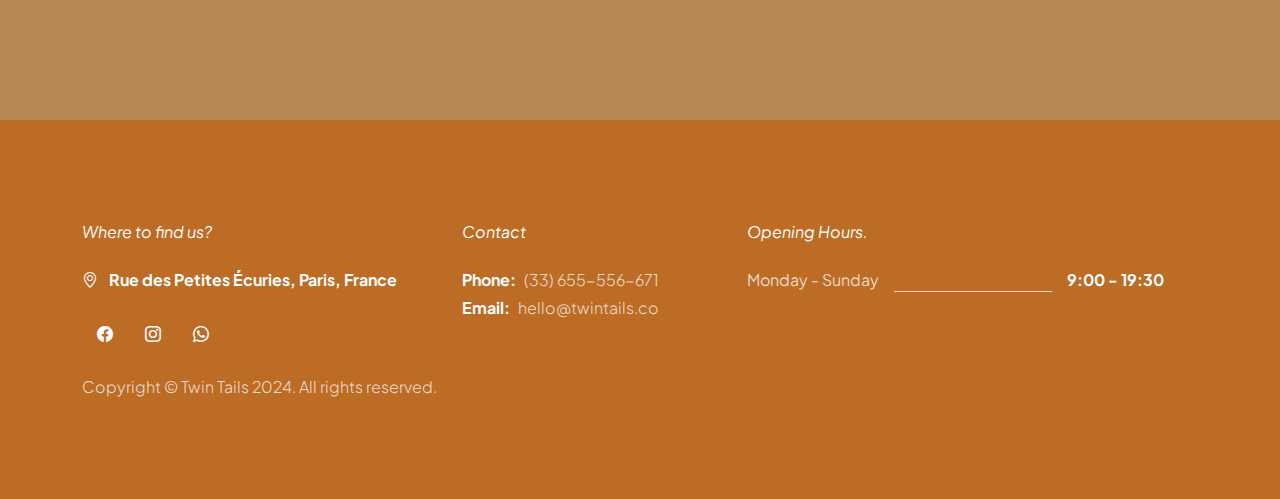
<file: twin_tails/sasha-and-troy.html>
<!doctype html>
<html lang="en">
    <head>
        <meta charset="utf-8">
        <meta name="viewport" content="width=device-width, initial-scale=1">

        <meta name="description" content="">
        <meta name="author" content="">

        <title>Sasha & Troy</title>

        <!-- CSS FILES -->                
        <link rel="preconnect" href="https://fonts.googleapis.com">
        <link rel="preconnect" href="https://fonts.gstatic.com" crossorigin>
        <link href="https://fonts.googleapis.com/css2?family=Plus+Jakarta+Sans:ital,wght@0,200;0,400;0,600;0,700;1,200;1,700&display=swap" rel="stylesheet">    
        <link href="css/bootstrap.min.css" rel="stylesheet">
        <link href="css/bootstrap-icons.css" rel="stylesheet">
        <link href="css/vegas.min.css" rel="stylesheet">
        <link href="css/style.css" rel="stylesheet">
    </head>
    
    <body class="pets">
                
            <main>
                <nav class="navbar navbar-expand-lg">                
                    <div class="container">
                        <a class="navbar-brand d-flex align-items-center" href="index.html">
                            <img src="images/twin-tails-no-bg.png" class="navbar-brand-image img-fluid" alt="">
                            Twin Tails
                        </a>
        
                        <button class="navbar-toggler" type="button" data-bs-toggle="collapse" data-bs-target="#navbarNav" aria-controls="navbarNav" aria-expanded="false" aria-label="Toggle navigation">
                            <span class="navbar-toggler-icon"></span>
                        </button>
        
                        <div class="collapse navbar-collapse" id="navbarNav">
                            <ul class="navbar-nav ms-lg-auto">
                                <li class="nav-item">
                                    <a class="nav-link" href="index.html#section_1">Home</a>
                                </li>
        
                                <li class="nav-item">
                                    <a class="nav-link" href="index.html#section_2">About</a>
                                </li>

                                <li class="nav-item">
                                    <a class="nav-link" href="index.html#section_3">Our Menu</a>
                                </li>

                                <li class="nav-item">
                                    <a class="nav-link" href="index.html#section_4">Reviews</a>
                                </li>

                                <li class="nav-item">
                                    <a class="nav-link" href="index.html#section_5">Contact</a>
                                </li>
                            </ul>

                            <div class="ms-lg-3">
                                <a class="btn custom-btn custom-border-btn" href="reservation.html">
                                    Reservation
                                    <i class="bi-arrow-up-right ms-2"></i>
                                </a>
                            </div>
                        </div>
                    </div>
                </nav>
                
                <section class="pets-section section-padding">
                    <div class="section-overlay"></div>
                    <div class="container">
                        <div class="row align-items-center">

                            <div class="col-lg-6 col-12">
                                <div class="ratio ratio-1x1">
                                    <img src="images/pets/Sasha-Troy.jpg" alt="Sasha and Troy, the Athletic Ones">
                                </div>
                            </div>

                            <div class="col-lg-6 col-11 mt-5 mt-lg-0 mx-auto ">
                                <em class="text-white">Twin Tales</em>

                                <h2 class="text-white mb-3">Sasha and Troy, the Athletic Ones</h2>

                                <p class="text-white">
                                    Meet Sasha and Troy, the dynamic duo of Twin Tails Pet Café. Sasha is a striking
                                    Husky girl with mesmerizing blue eyes, while Troy is a charming Golden Retriever
                                    with a golden coat and a heartwarming smile. Known for their athleticism, they 
                                    often race around the café's play area, showcasing their impressive agility and 
                                    speed. </p>
                                <p class="text-white">
                                    Despite their energetic nature, Sasha and Troy are incredibly friendly 
                                    and social. They love interacting with visitors, happily accepting pets and 
                                    belly rubs, and their playful antics always bring smiles and laughter to everyone 
                                    they meet.
                                </p>
                                <p class="text-white">
                                    What truly sets them apart is their remarkable obedience. Both dogs are 
                                    exceptionally well-trained, following commands with precision, whether it's 
                                    sitting patiently for treats or performing tricks on command. Their blend of 
                                    athleticism, friendliness, and obedience makes Sasha and Troy the perfect 
                                    ambassadors for Twin Tails Pet Café, creating an inviting and joyful atmosphere 
                                    for all our visitors.
                                </p>
                            </div>
                        </div>
                    </div>
                </section>

                <section class="barista-section section-padding section-bg" id="barista-team">
                    <div class="container">
                        <div class="row justify-content-center">

                            <div class="col-lg-12 col-12 text-center mb-4 pb-lg-2">

                                <h2 class="text-white">Meet the Other Furry Friends</h2>
                            </div>

                            <div class="col-lg-3 col-md-6 col-12 mb-4">
                                <a href="daisy.html">
                                <div class="team-block-wrap">
                                    <div class="team-block-info d-flex flex-column">
                                        <div class="d-flex mt-auto mb-3">
                                            <h4 class="text-white mb-0">Daisy</h4>

                                            <p class="badge ms-4"><em>Boss</em></p>
                                        </div>

                                    </div>

                                    <div class="team-block-image-wrap">
                                        <img src="images/team/Daisy.jpg" class="team-block-image img-fluid" alt="">
                                    </div>
                                </div>
                                </a>
                            </div>


                            <div class="col-lg-3 col-md-6 col-12 mb-4">
                                <a href="leah-and-eddy.html">
                                <div class="team-block-wrap">
                                    <div class="team-block-info d-flex flex-column">
                                        <div class="d-flex mt-auto mb-3">
                                            <h4 class="text-white mb-0">Leah and Eddy</h4>

                                            <p class="badge ms-4"><em>Seniors</em></p>
                                        </div>

                                    </div>

                                    <div class="team-block-image-wrap">
                                        <img src="images/team/Eddy-Leah.jpg" class="team-block-image img-fluid" alt="">
                                    </div>                
                                </div>
                                </a>
                            </div>

                            <div class="col-lg-3 col-md-6 col-12">
                                <a href="coco-and-loulou.html">
                                <div class="team-block-wrap">
                                    <div class="team-block-info d-flex flex-column">
                                        <div class="d-flex mt-auto mb-3">
                                            <h4 class="text-white mb-0">CoCo and LouLou</h4>

                                            <p class="badge ms-4"><em>Sleepyheads</em></p>
                                        </div>

                                        
                                    </div>

                                    <div class="team-block-image-wrap">
                                        <img src="images/team/CoCo-LouLou.jpg" class="team-block-image img-fluid" alt="">
                                    </div>
                                </div>
                                </a>
                            </div>

                        </div>
                    </div>
                </section>

                <footer class="site-footer">
                    <div class="container">
                        <div class="row">

                            <div class="col-lg-4 col-12 me-auto">
                                <em class="text-white d-block mb-4">Where to find us?</em>

                                <strong class="text-white">
                                    <i class="bi-geo-alt me-2"></i>
                                    <a href="https://www.google.com/maps/@48.8738008,2.3514152,13z?entry=ttu" class="address">
                                        <strong class="text-white">Rue des Petites Écuries, Paris, France</strong></a>
                                </strong>

                                <ul class="social-icon mt-4">
                                    <li class="social-icon-item">
                                        <a href="#" class="social-icon-link bi-facebook">
                                        </a>
                                    </li>
        
                                    <li class="social-icon-item">
                                        <a href="#" target="_new" class="social-icon-link bi-instagram">
                                        </a>
                                    </li>

                                    <li class="social-icon-item">
                                        <a href="#" class="social-icon-link bi-whatsapp">
                                        </a>
                                    </li>
                                </ul>
                            </div>

                            <div class="col-lg-3 col-12 mt-4 mb-3 mt-lg-0 mb-lg-0">
                                <a href="#section_5"><em class="text-white d-block mb-4">Contact</em></a>
                                <p class="d-flex mb-1">
                                    <strong class="me-2">Phone:</strong>
                                    <a href="tel: +33-655-556-671" class="site-footer-link">
                                        (33) 
                                        655-556-671
                                    </a>
                                </p>

                                <p class="d-flex">
                                    <strong class="me-2">Email:</strong>

                                    <a href="mailto:hello@twintails.com" class="site-footer-link">
                                        hello@twintails.co
                                    </a>
                                </p>
                            </div>


                            <div class="col-lg-5 col-12">
                                <em class="text-white d-block mb-4">Opening Hours.</em>

                                <ul class="opening-hours-list">
                                    <li class="d-flex">
                                        Monday - Sunday
                                        <span class="underline"></span>

                                        <strong>9:00 - 19:30</strong>
                                    </li>

                                </ul>
                            </div>

                            <div class="col-lg-8 col-12 mt-4">
                                <p class="copyright-text mb-0">Copyright © Twin Tails 2024.  All rights reserved.</p>
                            </div>
                    </div>
                </footer>
            </main>


        <!-- JAVASCRIPT FILES -->
        <script src="js/jquery.min.js"></script>
        <script src="js/bootstrap.min.js"></script>
        <script src="js/jquery.sticky.js"></script>
        <script src="js/vegas.min.js"></script>
        <script src="js/custom.js"></script>

    </body>
</html>
</file>
<file: twin_tails/css/style.css>
/*---------------------------------------
  CUSTOM PROPERTIES ( VARIABLES )             
-----------------------------------------*/
:root {
  --white-color:                  #ffffff;
  --primary-color:                #BC6C25;
  --secondary-color:              #DDA15E;
  --tertiary-color:               #43ADA7;
  --quaternary-color:             rgba(77,56,33,255);
  --section-bg-color:             #b78752;
  --custom-btn-bg-color:          #BC6C25;
  --custom-btn-bg-hover-color:    #DDA15E;
  --dark-color:                   #000000;
  --p-color:                      #717275;
  --border-color:                 #7fffd4;
  --link-hover-color:             #E76F51;

  --body-font-family:             'Plus Jakarta Sans', sans-serif;

  --h1-font-size:                 68px;
  --h2-font-size:                 46px;
  --h3-font-size:                 32px;
  --h4-font-size:                 28px;
  --h5-font-size:                 24px;
  --h6-font-size:                 22px;
  --p-font-size:                  20px;
  --btn-font-size:                16px;
  --form-btn-font-size:           18px;
  --menu-font-size:               16px;

  --border-radius-large:          100px;
  --border-radius-medium:         20px;
  --border-radius-small:          10px;

  --font-weight-thin:             200;
  --font-weight-light:            300;
  --font-weight-normal:           400;
  --font-weight-bold:             700;
}

@font-face {
  font-family: 'Borsok';
  src: url('../fonts/boorsok.ttf') format('truetype'); 
} 

body {
  background-color: var(--white-color);
  font-family: var(--body-font-family); 
}


/*---------------------------------------
  TYPOGRAPHY               
-----------------------------------------*/

h2,
h3,
h4,
h5,
h6 {
  color: var(--dark-color);
}

h1,
h2,
h3,
h4,
h5,
h6 {
  font-weight: var(--font-weight-bold);
}

h1 {
  font-size: var(--h1-font-size);
}

h2 {
  font-size: var(--h2-font-size);
}

h3 {
  font-size: var(--h3-font-size);
}

h4 {
  font-size: var(--h4-font-size);
}

h5 {
  font-size: var(--h5-font-size);
}

h6 {
  font-size: var(--h6-font-size);
}

p {
  color: var(--p-color);
  font-size: var(--p-font-size);
  font-weight: var(--font-weight-light);
}

ul li {
  color: var(--p-color);
  font-size: var(--p-font-size);
  font-weight: var(--font-weight-light);
}

a, 
button {
  touch-action: manipulation;
  transition: all 0.3s;
}

a {
  display: inline-block;
  color: var(--primary-color);
  text-decoration: none;
}

a:hover {
  color: var(--link-hover-color);
}

b,
strong {
  font-weight: var(--font-weight-bold);
}


/*---------------------------------------
  SECTION               
-----------------------------------------*/
.section-padding {
  padding-top: 100px;
  padding-bottom: 100px;
}

.section-bg {
  background-color: var(--section-bg-color);
}

.section-overlay {
  background-color: var(--dark-color);
  position: absolute;
  z-index: 9;
  top: 0;
  left: 0;
  pointer-events: none;
  width: 100%;
  height: 100%;
  opacity: 0.65;
}

.section-overlay + .container {
  position: relative;
  z-index: 22;
}

.back-top-icon {
  font-size: var(--h2-font-size);
}


/*---------------------------------------
  TIMELINE               
-----------------------------------------*/
.timeline {
  position: relative;
  max-width: 1200px;
  margin: 0 auto;
}

.timeline::after {
  content: '';
  position: absolute;
  width: 5px;
  background-color: var(--white-color);
  top: 0;
  bottom: 0;
  left: 50%;
  margin-left: -3px;
}

.timeline-container {
  padding: 10px 40px;
  padding-top: 0;
  position: relative;
  background-color: inherit;
  width: 50%;
}

.timeline-container::after {
  content: '';
  position: absolute;
  width: 25px;
  height: 25px;
  right: -12px;
  background-color: var(--white-color);
  border: 5px solid #7c5c52;
  top: 15px;
  border-radius: 50%;
  z-index: 1;
}

.timeline-container-left {
  left: 0;
}

.timeline-container-right {
  left: 50%;
}

.timeline-container-left::before {
  content: " ";
  height: 0;
  position: absolute;
  top: 9px;
  width: 0;
  z-index: 1;
  right: 25px;
  border: medium solid white;
  border-width: 20px 0 20px 20px;
  border-color: transparent transparent transparent white;
}

.timeline-container-right::before {
  content: " ";
  height: 0;
  position: absolute;
  top: 9px;
  width: 0;
  z-index: 1;
  left: 25px;
  border: medium solid white;
  border-width: 20px 20px 20px 0;
  border-color: transparent white transparent transparent;
}

.timeline-container-right::after {
  left: -13px;
}

.timeline-content {
  padding: 5px;
  background-color: var(--white-color);
  position: relative;
  border-radius: var(--border-radius-medium);
}

@media screen and (max-width: 991px) {
  .timeline::after {
    left: 31px;
  }

  .timeline-container {
    width: 100%;
    padding-left: 70px;
    padding-right: 25px;
  }

  .timeline-container::before {
    left: 58px;
    border: medium solid white;
    border-width: 20px 20px 20px 0;
    border-color: transparent white transparent transparent;
  }

  .timeline-container-left::after, .timeline-container-right::after {
    left: 6px;
  }

  .timeline-container-right {
    left: 0%;
  }
}


/*---------------------------------------
  CUSTOM BUTTON               
-----------------------------------------*/
.custom-btn {
  background: var(--custom-btn-bg-color);
  border: 2px solid transparent;
  border-radius: var(--border-radius-large);
  color: var(--white-color);
  font-size: var(--btn-font-size);
  font-weight: var(--font-weight-bold);
  line-height: normal;
  transition: all 0.3s;
  padding: 12px 28px;
}

.custom-btn:hover {
  background: var(--custom-btn-bg-hover-color);
  color: var(--white-color);
}

.custom-border-btn {
  background: transparent;
  border: 2px solid var(--white-color);
  color: var(--white-color);
}

.custom-border-btn:hover {
  background: var(--white-color);
  color: var(--secondary-color);
}

.custom-btn-bg-white {
  border-color: var(--white-color);
  color: var(--white-color);
}

.custom-btn-italic {
  font-style: italic;
}


/*---------------------------------------
  NAVIGATION BAR & OFFCANVAS              
-----------------------------------------*/
.sticky-wrapper {
  position: absolute;
  z-index: 999999;
  top: 0;
  right: 0;
  left: 0;
}

.sticky-wrapper.is-sticky .container {
  background: rgba(0, 0, 0, 0.65);
  border-radius: var(--border-radius-medium);
  padding: 15px 30px;
}

.navbar {
  background: transparent;
  z-index: 999999;
  padding-top: 30px;
  padding-bottom: 30px;
}

.navbar .container {
  background: rgba(0, 0, 0, 0.35);
  border-radius: var(--border-radius-medium);
  padding: 15px 30px;
}

.navbar-brand,
.navbar-brand:hover {
  font-size: var(--h4-font-size);
  font-weight: var(--font-weight-bold);
  font-family: Borsok;
  display: block;
  color: var(--primary-color);
  font-family: 'Borsok', sans-serif;
  -webkit-text-stroke: 0.1px rgb(26, 25, 25); /* For WebKit browsers */
  text-shadow: 
      -1px -1px 0 #000,  
      1px -1px 0 #000,
      -1px 1px 0 #000,
      1px 1px 0 #000; /* For other browsers */
}

.navbar-brand-image {
  height: 60px;
  width: auto;
  margin-right: 10px;
}

.navbar .custom-btn {
  padding: 10px 20px;
}

.navbar-expand-lg .navbar-nav .nav-link {
  border-radius: var(--border-radius-large);
  margin: 10px;
  padding: 10px;
}

.navbar-nav .nav-link {
  display: inline-block;
  color: var(--white-color);
  font-size: var(--menu-font-size);
  font-weight: var(--font-weight-bold);
  padding-top: 15px;
  padding-bottom: 15px;
}

.navbar-nav .nav-link.active, 
.navbar-nav .nav-link:hover {
  color: var(--secondary-color);
}

.navbar .dropdown-menu {
  background: var(--white-color);
  box-shadow: 0 1rem 3rem rgba(0,0,0,.175);
  border: 0;
  display: inherit;
  opacity: 0;
  min-width: 9rem;
  margin-top: 20px;
  padding: 13px 0 10px 0;
  transition: all 0.3s;
  pointer-events: none;
}

.navbar .dropdown-menu::before {
  content: "";
  width: 0;
  height: 0;
  border-left: 20px solid transparent;
  border-right: 20px solid transparent;
  border-bottom: 15px solid var(--white-color);
  position: absolute;
  top: -10px;
  left: 10px;
}

.navbar .dropdown-item {
  display: inline-block;
  color: var(--p-color);
  font-size: var(--menu-font-size);
  font-weight: var(--font-weight-medium);
  position: relative;
}

.navbar .dropdown-item.active, 
.navbar .dropdown-item:active,
.navbar .dropdown-item:focus, 
.navbar .dropdown-item:hover {
  background: transparent;
  color: var(--link-hover-color);
}

.navbar .dropdown-toggle::after {
  content: "\f282";
  display: inline-block;
  font-family: bootstrap-icons !important;
  font-size: var(--menu-font-size);
  font-style: normal;
  font-weight: normal !important;
  font-variant: normal;
  text-transform: none;
  line-height: 1;
  vertical-align: -.125em;
  -webkit-font-smoothing: antialiased;
  -moz-osx-font-smoothing: grayscale;
  position: relative;
  left: 2px;
  border: 0;
}

@media screen and (min-width: 992px) {
  .navbar .dropdown:hover .dropdown-menu {
    opacity: 1;
    margin-top: 0;
    pointer-events: auto;
  }
}

.navbar-toggler {
  border: 0;
  padding: 0;
  cursor: pointer;
  margin: 0;
  width: 30px;
  height: 35px;
  outline: none;
}

.navbar-toggler:focus {
  outline: none;
  box-shadow: none;
}

.navbar-toggler[aria-expanded="true"] .navbar-toggler-icon {
  background: transparent;
}

.navbar-toggler[aria-expanded="true"] .navbar-toggler-icon:before,
.navbar-toggler[aria-expanded="true"] .navbar-toggler-icon:after {
  transition: top 300ms 50ms ease, -webkit-transform 300ms 350ms ease;
  transition: top 300ms 50ms ease, transform 300ms 350ms ease;
  transition: top 300ms 50ms ease, transform 300ms 350ms ease, -webkit-transform 300ms 350ms ease;
  top: 0;
}

.navbar-toggler[aria-expanded="true"] .navbar-toggler-icon:before {
  transform: rotate(45deg);
}

.navbar-toggler[aria-expanded="true"] .navbar-toggler-icon:after {
  transform: rotate(-45deg);
}

.navbar-toggler .navbar-toggler-icon {
  background: var(--white-color);
  transition: background 10ms 300ms ease;
  display: block;
  width: 30px;
  height: 2px;
  position: relative;
}

.navbar-toggler .navbar-toggler-icon:before,
.navbar-toggler .navbar-toggler-icon:after {
  transition: top 300ms 350ms ease, -webkit-transform 300ms 50ms ease;
  transition: top 300ms 350ms ease, transform 300ms 50ms ease;
  transition: top 300ms 350ms ease, transform 300ms 50ms ease, -webkit-transform 300ms 50ms ease;
  position: absolute;
  right: 0;
  left: 0;
  background: var(--white-color);
  width: 30px;
  height: 2px;
  content: '';
}

.navbar-toggler .navbar-toggler-icon::before {
  top: -8px;
}

.navbar-toggler .navbar-toggler-icon::after {
  top: 8px;
}


/*---------------------------------------
  HERO        
-----------------------------------------*/
.hero-section {
  background-color: var(--dark-color);
  position: relative;
  overflow: hidden;
  min-height: 620px;
  text-align: center;
}

.hero-section .col-lg-6 .header-wrap {
  background-color: rgba(177, 252, 243, 0.65);
  justify-content: flex-start;
}



@media screen and (min-width: 991px) {
  .hero-section {
    height: 100vh;
  }
}

.hero-section h2 {
  color: var(--primary-color);
  font-family: 'Borsok', sans-serif;
  -webkit-text-stroke: 0.1px rgb(26, 25, 25); /* For WebKit browsers */
  text-shadow: 
      -1px -1px 0 #6c6c6c,  
      1px -1px 0 #6c6c6c,
      -1px 1px 0 #6c6c6c,
      1px 1px 0 #6c6c6c; /* For other browsers */
}

.hero-section .text-black {
  color: black;
  font-size: var(--p-font-size);
  font-weight: var(--font-weight-light);
}

.hero-section .text-white {
  color: rgb(255, 255, 255);
  font-size: var(--p-font-size);
  font-weight: var(--font-weight-light);
}

		
.small-text {
  color: var(--secondary-color);
}

.hero-section .custom-border-btn {
  border-color: transparent;
  color: black;
}

.hero-section .custom-border-btn:hover {
  color: var(--secondary-color);
}

.hero-section .container {
  position: relative;
  z-index: 9;
  margin-left: 0;
}

.hero-section .col-lg-6 {
  align-content: center;
  margin-top: 80px;
}


.hero-section .container .row {
  justify-content: flex-start; /* Align items to the start (left) */
}

.hero-section .container .col-lg-6 {
  margin-left: 0 !important; 
  margin-right: auto; 
}

.hero-slides {
  width: 100%;
  height: 100%;
  position: absolute !important;
}



.opening-hours-list {
  margin: 0;
  padding: 0;
}

.opening-hours-list li {
  color: rgba(255, 255, 255, 0.75);
  font-size: var(--btn-font-size);
  font-weight: var(--font-weight-normal);
  margin-bottom: 10px;
}

.opening-hours-list li .underline {
  background-color: rgba(255, 255, 255, 0.75);
  width: 35%;
  height: 1px;
  margin: auto 15px 0 15px;
}


/*---------------------------------------
  ABOUT              
-----------------------------------------*/
.about-section {
  background-color: var(--secondary-color);
  position: relative;
}

.about-section .ratio {
  border-radius: var(--border-radius-medium);
}

.custom-video {
  border-radius: var(--border-radius-medium);
  width: 100%;
  height: 100%;
  object-fit: cover;
}

.about-image-wrap {
  border-radius: var(--border-radius-medium);
  position: relative;
  overflow: hidden;
}

.about-video-info {
  background-image: linear-gradient(to bottom, rgba(0, 0, 0, 0.35), rgba(188, 108, 37, 1));
  border-radius: var(--border-radius-medium);
  bottom: 0;
  height: auto;
  padding: 40px;
}

.about-video-info h4 {
  color: var(--white-color);
}

.about-section h6 {
  color: var(--secondary-color);
}

.team-block-wrap {
  background-color: var(--secondary-color);
  border-radius: var(--border-radius-medium);
  position: relative;
  overflow: hidden;
  max-height: 450px;
  cursor: pointer;
}

.team-block-wrap:hover .team-block-image {
  transform: scale(1.2);
}

.team-block-image-wrap {
  width: 100%;
}

.team-block-image {
  display: block;
  object-fit: cover;
  width: 100%;
  height: 100%;
  transition: all 0.3s;
}

.team-block-info {
  background-image: linear-gradient(to bottom, rgba(0, 0, 0, 0.35), rgba(188, 108, 37, 1));
  position: absolute;
  z-index: 2;
  top: 0;
  right: 0;
  bottom: 0;
  left: 0;
  padding: 30px;
}

.team-block-info .badge {
  margin: auto;
  top: 2px;
  bottom: 0;
}


/*---------------------------------------
  OUR MENU              
-----------------------------------------*/
.menu-section {
  background-image: url('../images/3.png');
  background-repeat: no-repeat;
  background-size: cover;
}

.menu-block-wrap {
  background: rgba(51, 86, 82, 0.65);
  border-radius: var(--border-radius-medium);
  padding: 45px;
}

.menu-block .border-top {
  border-top-color: rgba(255, 255, 255, 0.35) !important;
}

.menu-block h6 {
  color: var(--white-color);
}

.menu-block small {
  color: rgba(219, 219, 219, 0.927);
}

.menu-block strong {
  color: var(--tertiary-color);
}

.menu-block-image {
  border-radius: 100%;
  width: 350px;
  height: 350px;
  object-fit: cover;
  display: block;
  margin: auto;
  cursor: pointer;
}

.badge {
  background-color: var(--primary-color);
  font-size: 12px;
  position: relative;
  bottom: 4px;
  padding-bottom: 6px;
}

.badge::before {
  content: "";
  position: absolute;
  top: 0;
  bottom: 0;
  left: -5px;
  border-top: 10px solid transparent;
  border-bottom: 10px solid transparent;
  border-right: 10px solid var(--primary-color);
}

.menu-block .badge{
  background-color: var(--tertiary-color);
}

.menu-block .badge::before{
  border-right: 10px solid var(--tertiary-color);
}


/*---------------------------------------
  REVIEWS              
-----------------------------------------*/
.reviews-section {
  background-color: var(--quaternary-color);
}

.reviews-section .section-padding{
  padding-bottom: 0px !important;
}

.reviews-block {
  background-color: var(--section-bg-color);
  border-radius: var(--border-radius-medium);
  position: relative;
  overflow: hidden;
}

.reviews-block .border-top {
  border-top-color: rgba(255, 255, 255, 0.35) !important;
}

.reviews-block-image-wrap {
  background-image: url('../images/mid-section-waitress-wiping-espresso-machine-with-napkin-cafa-c.jpg');
  background-repeat: no-repeat;
  background-size: cover;
  background-position: center;
  padding: 30px;
}

.reviews-block-image {
  border-radius: var(--border-radius-large);
  width: 65px;
  height: 65px;
  object-fit: cover;
  margin-right: 10px;
}

.reviews-block-info {
  padding: 20px 30px;
}

.reviews-block-info p {
  font-size: var(--btn-font-size);
  font-style: italic;
  color: rgba(255, 255, 255, 0.75);
}

.reviews-group i {
  color: var(--white-color);
}

/*---------------------------------------
  Review PAGE and SECTION
-----------------------------------------*/
.review-page{
  background-color: var(--quaternary-color);
}

.review-page .navbar-nav .nav-link.active {
  color: var(--white-color);
}

.review-page .navbar-nav .nav-link.active:hover{
  color: var(--secondary-color);
}

.review-section {
  background-color: var(--quaternary-color);
}

.review-section {
  position: relative;
  margin-top: 100px;
}

.review-section .checked {
  color: orange;
}

.review-block {
  background-color: var(--section-bg-color);
  border-radius: var(--border-radius-medium);
  position: relative;
  overflow: hidden;
}

.review-block .border-top {
  border-top-color: rgba(255, 255, 255, 0.35) !important;
}


/*---------------------------------------
  BOOKING SECTION              
-----------------------------------------*/
.booking-section {
  background-image: url('../images/4.jpg');
  background-repeat: no-repeat;
  background-position: center;
  background-size: cover;
  position: relative;
}

.booking-form-wrap {
  background-color: rgba(0, 0, 0, 0.65);
  border-radius: var(--border-radius-medium);
  position: relative;
  overflow: hidden;
  margin-top: 100px;
}

.booking-form {
  padding: 55px 65px;
}

.booking-form-image-wrap {
  position: relative;
  height: 100%;
}

.booking-form-image {
  width: 100%;
  height: 100%;
  object-fit: cover;
}

.booking-form-text span {
  color: var(--white-color);
  font-size: var(--btn-font-size);
}

.reservation-page .custom-border-btn {
  border-color: var(--secondary-color);
  color: var(--secondary-color);
}

.reservation-page .custom-border-btn:hover {
  border-color: transparent;
}


/*---------------------------------------
  CONTACT               
-----------------------------------------*/
.contact-section {
  background-image: linear-gradient(to bottom, rgba(0, 0, 0, 0.45), var(--primary-color)), url('../images/4.jpg');
  background-repeat: no-repeat;
  background-position: center;
  background-size: cover;
}

.google-map {
  border-radius: var(--border-radius-medium);
  width: auto;
  height: 300px;
}

.contact-block-wrap {
  background: var(--primary-color);
  border-radius: var(--border-radius-medium);
  padding: 0;
  min-height: 200px;
}

.contact-block {
  background: var(--secondary-color);
  border-radius: var(--border-radius-medium);
  transform: rotate(8deg);
  height: 100%;
  padding: 20px 40px;
}

.contact-block h6 {
  transform: rotate(-8deg);
}

.contact-block .custom-icon {
  background: var(--primary-color);
  border-radius: var(--border-radius-large);
  display: block;
  width: 50px;
  height: 50px;
  line-height: 50px;
  text-align: center;
  position: relative;
}

.contact-block strong {
  display: block;
  color: var(--white-color);
  text-transform: uppercase;
  margin-top: 20px;
  margin-bottom: 10px;
}



/*---------------------------------------
  CUSTOM FORM               
-----------------------------------------*/
.custom-form .form-control {
  color: var(--p-color);
  border-radius: var(--border-radius-small);
  margin-bottom: 30px;
  padding-top: 13px;
  padding-bottom: 13px;
  box-shadow: none;
  outline: 1px solid white;
  transition: all 0.3s;
}

.custom-form .form-control:hover,
.custom-form .form-control:focus {
  background: var(--primary-color);
  border-color: transparent;
}

.custom-form .form-label {
  color: var(--white-color);
  font-style: italic;
  margin-bottom: 15px;
}

.custom-form button[type="submit"] {
  background: var(--custom-btn-bg-color);
  border: none;
  border-radius: var(--border-radius-large);
  color: var(--white-color);
  font-size: var(--form-btn-font-size);
  font-weight: var(--font-weight-bold);
  transition: all 0.3s;
  margin-bottom: 0;
}

.custom-form button[type="submit"]:hover,
.custom-form button[type="submit"]:focus {
  background: var(--white-color);
  border-color: transparent;
  color: var(--primary-color);
}

.contact-form .form-control,
.booking-form .form-control {
  background-color: transparent;
  border-color: rgba(255, 255, 255, 0.25);
}

.booking-form .form-control {
  color: var(--white-color);
}

.custom-form input::-webkit-input-placeholder,
.custom-form textarea::-webkit-input-placeholder {
   color: var(--white-color);
}

.booking-form input:-moz-placeholder,
.booking-form textarea:-moz-placeholder {
  color: var(--white-color);
}


/*---------------------------------------
  PETS SECTION              
-----------------------------------------*/
.pets{
  background-color: var(--quaternary-color);

}
.pets-section {
  background-color: var(--secondary-color);
  position: relative;
  margin-top: 100px;
}

.pets-section .ratio {
  border-radius: var(--border-radius-medium);
}

.pets-section img{
  width: 400px;
  height: auto;
  max-width: 100%;
  border-radius: var(--border-radius-medium);
}
/*---------------------------------------
  SITE FOOTER              
-----------------------------------------*/
.site-footer {
  background-color: var(--primary-color);
  padding-top: 100px;
  padding-bottom: 100px;
}

.site-footer strong {
  color: var(--white-color);
}

.site-footer p,
.site-footer-link {
  color: rgba(255, 255, 255, 0.75);
  font-size: var(--btn-font-size);
}

.site-footer-link {
  color: rgba(255, 255, 255, 0.75);
  font-size: var(--btn-font-size);
  transition: all 0.3s;
}

.site-footer-link:hover {
  color: rgba(255, 255, 255, 0.75);
  text-decoration: underline;
}

.copyright-text {
  color: rgba(255, 255, 255, 0.75);
  font-size: var(--menu-font-size);
}

.copyright-text a {
	color: rgba(255, 200, 160, 0.75);
}


/*---------------------------------------
  SOCIAL ICON               
-----------------------------------------*/
.social-icon {
  margin: 0;
  padding: 0;
}

.social-icon-item {
  list-style: none;
  display: inline-block;
  vertical-align: top;
}

.social-icon-link {
  background: var(--primary-color);
  border-radius: var(--border-radius-large);
  color: var(--white-color);
  font-size: var(--menu-font-size);
  display: block;
  margin: 0 5px;
  text-align: center;
  width: 35px;
  height: 35px;
  line-height: 35px;
  transition: background 0.2s, color 0.2s;
}

.social-icon-link:hover {
  background: var(--white-color);
  color: var(--primary-color);
}

.social-icon-link span {
  display: block;
}


/*---------------------------------------
  RESPONSIVE STYLES               
-----------------------------------------*/
@media screen and (max-width: 1200px) {
  h1 {
    font-size: 62px;
  }
}

@media screen and (max-width: 991px) {
  h1 {
    font-size: 54px;
  }

  h2 {
    font-size: 36px;
  }

  h3 {
    font-size: 32px;
  }

  h4 {
    font-size: 28px;
  }

  h5 {
    font-size: 20px;
  }

  h6 {
    font-size: 18px;
  }

  .section-padding{
    padding-top: 50px;
    padding-bottom: 50px;
  }

  .reviews-section {
    padding-top: 50px;
    padding-bottom: 0px;
  }

  .hero-section {
    padding-top: 148px;
    padding-bottom: 100px;
  }

  .navbar-brand,
  .navbar-brand:hover {
    font-size: var(--h5-font-size);
  }

  .navbar-expand-lg .navbar-nav {
    padding-bottom: 20px;
  }

  .navbar-expand-lg .navbar-nav .nav-link {
    padding: 0;
    margin-bottom: 0;
  }

  .navbar .custom-btn {
    margin-bottom: 10px;
  }

  .booking-form {
    padding: 45px;
  }

  .contact-section .container {
    width: auto;
    /* margin-right: 10px;
    margin-left: 10px;
    padding: 35px; */
  }

  .contact-section .google-map{
    width: fit-content;
    height: auto;
  }

  .site-footer {
    padding-top: 50px;
    padding-bottom: 50px;
  }
}

@media screen and (max-width: 767px) {
  .custom-btn {
    font-size: 14px;
    padding: 12px 20px;
  }

  .menu-block-wrap,
  .reviews-block-image-wrap,
  .reviews-block-info {
    padding: 20px;
  }
}


@media screen and (max-width: 578px) {
  .navbar .container,
  .sticky-wrapper.is-sticky .container {
    margin-right: 10px;
    margin-left: 10px;
  }
}


@media screen and (max-width: 480px) {
  h1 {
    font-size: 38px;
  }

  h2 {
    font-size: 28px;
  }

  h3 {
    font-size: 26px;
  }

  h4 {
    font-size: 22px;
  }

  h5 {
    font-size: 20px;
  }

  .hero-section::after {
    width: 200px;
    height: 200px;
  }

  .booking-form {
    padding: 35px;
  }

  .opening-hours-list li {
    font-size: 12px;
  }

  .reviews-block-image-wrap {
    flex-direction: column;
  }

  .reviews-block-image {
    margin-bottom: 15px;
  }

  .timeline-container {
    padding-left: 55px;
  }

  .timeline-container::before {
    left: 44px;
    border: medium solid white;
    border-width: 15px 15px 15px 0;
    border-color: transparent white transparent transparent;
  }

  .timeline-container-left::before,
  .timeline-container-right::before {
    top: 13px;
  }

  .pets-section .row {
    flex-direction: column;
    align-items: center;
  }

  .pets-section .mt-5 {
    margin-top: 8rem !important;
  }
}
</file>
<file: twin_tails/css/vegas.min.css>
.vegas-content-scrollable,
.vegas-overlay,
.vegas-slide,
.vegas-slide-inner,
.vegas-timer {
    position: absolute;
    top: 0;
    left: 0;
    bottom: 0;
    right: 0;
    overflow: hidden;
    border: none;
    padding: 0;
    margin: 0
}

.vegas-content-scrollable {
    position: relative;
    height: 100%;
    overflow: auto
}

.vegas-overlay {
    opacity: .5;
    background: url(./overlays/02.png);
    float: left;
}

.vegas-timer {
    top: auto;
    bottom: 0;
    height: 2px
}

.vegas-timer-progress {
    width: 0%;
    height: 100%;
    background: #fff;
    transition: width ease-out
}

.vegas-timer-running .vegas-timer-progress {
    width: 100%
}

.vegas-slide,
.vegas-slide-inner {
    margin: 0;
    padding: 0;
    background: center center no-repeat;
    transform: translateZ(0);
    will-change: transform, opacity
}

body .vegas-container {
    overflow: hidden !important;
    position: relative
}

.vegas-video {
    min-width: 100%;
    min-height: 100%;
    width: auto;
    height: auto
}

body.vegas-container {
    overflow: auto;
    position: static;
    z-index: -2;
    background-color: #000;
}

body.vegas-container>.vegas-overlay,
body.vegas-container>.vegas-slide,
body.vegas-container>.vegas-timer {
    position: fixed;
    z-index: -1
}

.vegas-transition-blur,
.vegas-transition-blur2 {
    opacity: 0;
    filter: blur(32px) brightness(1.01)
}

.vegas-transition-blur-in,
.vegas-transition-blur2-in {
    opacity: 1;
    filter: blur(0) brightness(1.01)
}

.vegas-transition-blur2-out {
    opacity: 0
}

.vegas-transition-burn,
.vegas-transition-burn2 {
    opacity: 0;
    filter: contrast(1000%) saturate(1000%)
}

.vegas-transition-burn-in,
.vegas-transition-burn2-in {
    opacity: 1;
    filter: contrast(100%) saturate(100%)
}

.vegas-transition-burn2-out {
    opacity: 0;
    filter: contrast(1000%) saturate(1000%)
}

.vegas-transition-fade,
.vegas-transition-fade2 {
    opacity: 0
}

.vegas-transition-fade-in,
.vegas-transition-fade2-in {
    opacity: 1
}

.vegas-transition-fade2-out {
    opacity: 0
}

.vegas-transition-flash,
.vegas-transition-flash2 {
    opacity: 0;
    filter: brightness(25)
}

.vegas-transition-flash-in,
.vegas-transition-flash2-in {
    opacity: 1;
    filter: brightness(1)
}

.vegas-transition-flash2-out {
    opacity: 0;
    filter: brightness(25)
}

.vegas-transition-negative,
.vegas-transition-negative2 {
    opacity: 0;
    filter: invert(100%)
}

.vegas-transition-negative-in,
.vegas-transition-negative2-in {
    opacity: 1;
    filter: invert(0)
}

.vegas-transition-negative2-out {
    opacity: 0;
    filter: invert(100%)
}

.vegas-transition-slideDown,
.vegas-transition-slideDown2 {
    transform: translateY(-100%)
}

.vegas-transition-slideDown-in,
.vegas-transition-slideDown2-in {
    transform: translateY(0)
}

.vegas-transition-slideDown2-out {
    transform: translateY(100%)
}

.vegas-transition-slideLeft,
.vegas-transition-slideLeft2 {
    transform: translateX(100%)
}

.vegas-transition-slideLeft-in,
.vegas-transition-slideLeft2-in {
    transform: translateX(0)
}

.vegas-transition-slideLeft2-out,
.vegas-transition-slideRight,
.vegas-transition-slideRight2 {
    transform: translateX(-100%)
}

.vegas-transition-slideRight-in,
.vegas-transition-slideRight2-in {
    transform: translateX(0)
}

.vegas-transition-slideRight2-out {
    transform: translateX(100%)
}

.vegas-transition-slideUp,
.vegas-transition-slideUp2 {
    transform: translateY(100%)
}

.vegas-transition-slideUp-in,
.vegas-transition-slideUp2-in {
    transform: translateY(0)
}

.vegas-transition-slideUp2-out {
    transform: translateY(-100%)
}

.vegas-transition-swirlLeft,
.vegas-transition-swirlLeft2 {
    transform: scale(2) rotate(35deg);
    opacity: 0
}

.vegas-transition-swirlLeft-in,
.vegas-transition-swirlLeft2-in {
    transform: scale(1) rotate(0);
    opacity: 1
}

.vegas-transition-swirlLeft2-out,
.vegas-transition-swirlRight,
.vegas-transition-swirlRight2 {
    transform: scale(2) rotate(-35deg);
    opacity: 0
}

.vegas-transition-swirlRight-in,
.vegas-transition-swirlRight2-in {
    transform: scale(1) rotate(0);
    opacity: 1
}

.vegas-transition-swirlRight2-out {
    transform: scale(2) rotate(35deg);
    opacity: 0
}

.vegas-transition-zoomIn,
.vegas-transition-zoomIn2 {
    transform: scale(0);
    opacity: 0
}

.vegas-transition-zoomIn-in,
.vegas-transition-zoomIn2-in {
    transform: scale(1);
    opacity: 1
}

.vegas-transition-zoomIn2-out,
.vegas-transition-zoomOut,
.vegas-transition-zoomOut2 {
    transform: scale(2);
    opacity: 0
}

.vegas-transition-zoomOut-in,
.vegas-transition-zoomOut2-in {
    transform: scale(1);
    opacity: 1
}

.vegas-transition-zoomOut2-out {
    transform: scale(0);
    opacity: 0
}

.vegas-animation-kenburns {
    -webkit-animation: kenburns ease-out;
    animation: kenburns ease-out
}

@-webkit-keyframes kenburns {
    0% {
        transform: scale(1.5)
    }

    100% {
        transform: scale(1)
    }
}

@keyframes kenburns {
    0% {
        transform: scale(1.5)
    }

    100% {
        transform: scale(1)
    }
}

.vegas-animation-kenburnsDownLeft {
    -webkit-animation: kenburnsDownLeft ease-out;
    animation: kenburnsDownLeft ease-out
}

@-webkit-keyframes kenburnsDownLeft {
    0% {
        transform: scale(1.5) translate(10%, -10%)
    }

    100% {
        transform: scale(1) translate(0, 0)
    }
}

@keyframes kenburnsDownLeft {
    0% {
        transform: scale(1.5) translate(10%, -10%)
    }

    100% {
        transform: scale(1) translate(0, 0)
    }
}

.vegas-animation-kenburnsDownRight {
    -webkit-animation: kenburnsDownRight ease-out;
    animation: kenburnsDownRight ease-out
}

@-webkit-keyframes kenburnsDownRight {
    0% {
        transform: scale(1.5) translate(-10%, -10%)
    }

    100% {
        transform: scale(1) translate(0, 0)
    }
}

@keyframes kenburnsDownRight {
    0% {
        transform: scale(1.5) translate(-10%, -10%)
    }

    100% {
        transform: scale(1) translate(0, 0)
    }
}

.vegas-animation-kenburnsDown {
    -webkit-animation: kenburnsDown ease-out;
    animation: kenburnsDown ease-out
}

@-webkit-keyframes kenburnsDown {
    0% {
        transform: scale(1.5) translate(0, -10%)
    }

    100% {
        transform: scale(1) translate(0, 0)
    }
}

@keyframes kenburnsDown {
    0% {
        transform: scale(1.5) translate(0, -10%)
    }

    100% {
        transform: scale(1) translate(0, 0)
    }
}

.vegas-animation-kenburnsLeft {
    -webkit-animation: kenburnsLeft ease-out;
    animation: kenburnsLeft ease-out
}

@-webkit-keyframes kenburnsLeft {
    0% {
        transform: scale(1.5) translate(10%, 0)
    }

    100% {
        transform: scale(1) translate(0, 0)
    }
}

@keyframes kenburnsLeft {
    0% {
        transform: scale(1.5) translate(10%, 0)
    }

    100% {
        transform: scale(1) translate(0, 0)
    }
}

.vegas-animation-kenburnsRight {
    -webkit-animation: kenburnsRight ease-out;
    animation: kenburnsRight ease-out
}

@-webkit-keyframes kenburnsRight {
    0% {
        transform: scale(1.5) translate(-10%, 0)
    }

    100% {
        transform: scale(1) translate(0, 0)
    }
}

@keyframes kenburnsRight {
    0% {
        transform: scale(1.5) translate(-10%, 0)
    }

    100% {
        transform: scale(1) translate(0, 0)
    }
}

.vegas-animation-kenburnsUpLeft {
    -webkit-animation: kenburnsUpLeft ease-out;
    animation: kenburnsUpLeft ease-out
}

@-webkit-keyframes kenburnsUpLeft {
    0% {
        transform: scale(1.5) translate(10%, 10%)
    }

    100% {
        transform: scale(1) translate(0, 0)
    }
}

@keyframes kenburnsUpLeft {
    0% {
        transform: scale(1.5) translate(10%, 10%)
    }

    100% {
        transform: scale(1) translate(0, 0)
    }
}

.vegas-animation-kenburnsUpRight {
    -webkit-animation: kenburnsUpRight ease-out;
    animation: kenburnsUpRight ease-out
}

@-webkit-keyframes kenburnsUpRight {
    0% {
        transform: scale(1.5) translate(-10%, 10%)
    }

    100% {
        transform: scale(1) translate(0, 0)
    }
}

@keyframes kenburnsUpRight {
    0% {
        transform: scale(1.5) translate(-10%, 10%)
    }

    100% {
        transform: scale(1) translate(0, 0)
    }
}

.vegas-animation-kenburnsUp {
    -webkit-animation: kenburnsUp ease-out;
    animation: kenburnsUp ease-out
}

@-webkit-keyframes kenburnsUp {
    0% {
        transform: scale(1.5) translate(0, 10%)
    }

    100% {
        transform: scale(1) translate(0, 0)
    }
}

@keyframes kenburnsUp {
    0% {
        transform: scale(1.5) translate(0, 10%)
    }

    100% {
        transform: scale(1) translate(0, 0)
    }
}

/*# sourceMappingURL=vegas.min.css.map */
</file>
